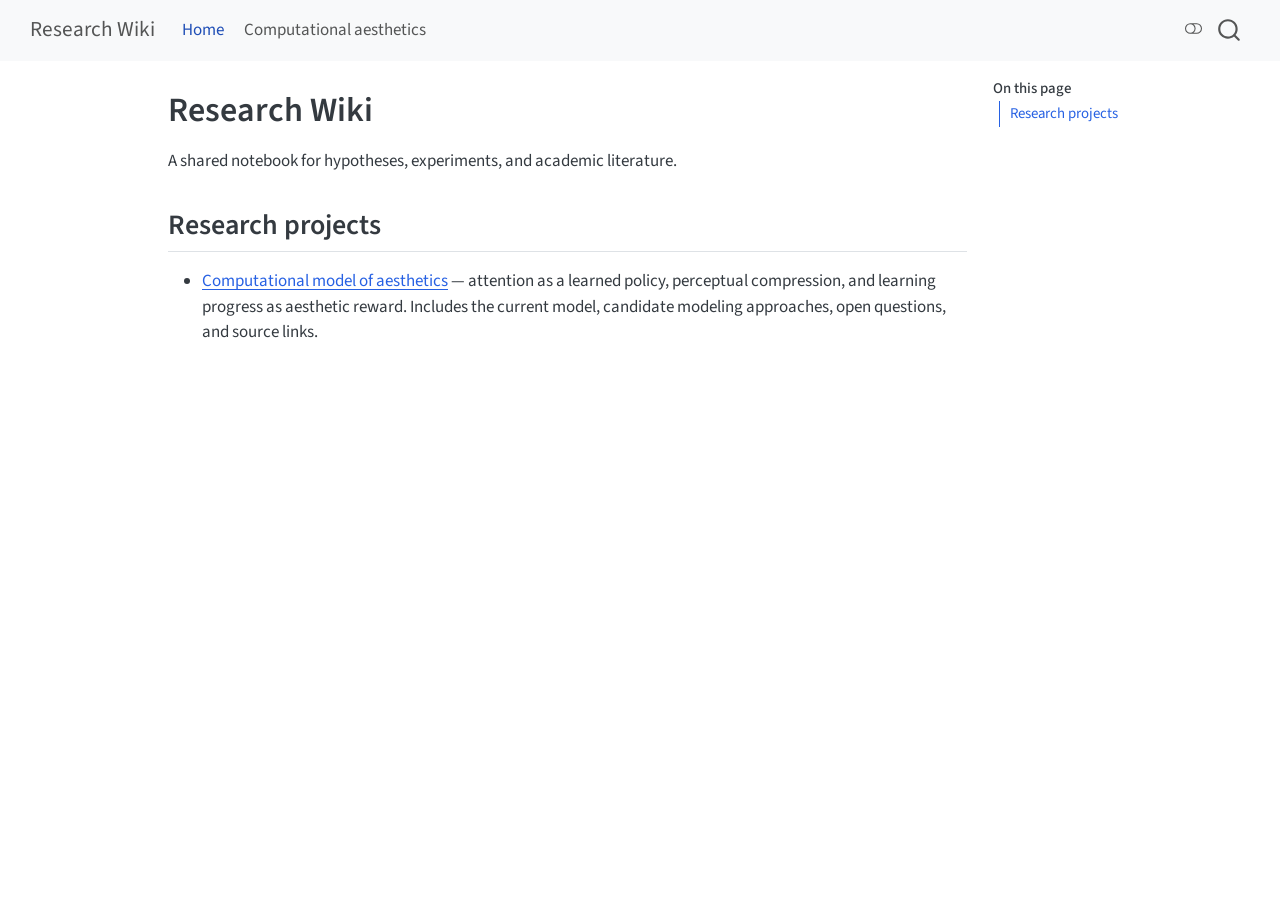
<file: index.html>
<!DOCTYPE html>
<html xmlns="http://www.w3.org/1999/xhtml" lang="en" xml:lang="en"><head>

<meta charset="utf-8">
<meta name="generator" content="quarto-1.10.19">

<meta name="viewport" content="width=device-width, initial-scale=1.0, user-scalable=yes">


<title>Research Wiki</title>
<style>
/* Default styles provided by pandoc.
** See https://pandoc.org/MANUAL.html#variables-for-html for config info.
*/
span.smallcaps{font-variant: small-caps;}
div.columns{display: flex; gap: 1.5em;}
div.column{flex: auto;}
@media screen {
div.columns{gap: min(4vw, 1.5em);}
div.column{overflow-x: auto;}
}
div.hanging-indent{margin-left: 1.5em; text-indent: -1.5em;}
ul.task-list{list-style: none;}
ul.task-list li input[type="checkbox"] {
  width: 0.8em;
  margin: 0 0.8em 0.2em -1em; /* quarto-specific, see https://github.com/quarto-dev/quarto-cli/issues/4556 */ 
  vertical-align: middle;
}
</style>


<script src="site_libs/quarto-nav/quarto-nav.js"></script>
<script src="site_libs/quarto-nav/headroom.min.js"></script>
<script src="site_libs/clipboard/clipboard.min.js"></script>
<script src="site_libs/quarto-search/autocomplete.umd.js"></script>
<script src="site_libs/quarto-search/fuse.min.js"></script>
<script src="site_libs/quarto-search/quarto-search.js"></script>
<meta name="quarto:offset" content="./">
<script src="site_libs/quarto-html/quarto.js" type="module"></script>
<script src="site_libs/quarto-html/tabsets/tabsets.js" type="module"></script>
<script src="site_libs/quarto-html/popper.min.js"></script>
<script src="site_libs/quarto-html/tippy.umd.min.js"></script>
<script src="site_libs/quarto-html/anchor.min.js"></script>
<link href="site_libs/quarto-html/tippy.css" rel="stylesheet">
<link href="site_libs/quarto-html/quarto-syntax-highlighting-bf27225e3a48a9273f3daa8f8e829971.css" rel="stylesheet" class="quarto-color-scheme" id="quarto-text-highlighting-styles">
<link href="site_libs/quarto-html/quarto-syntax-highlighting-dark-b626d73c4c936ccc3cb08be7d45d1df6.css" rel="stylesheet" class="quarto-color-scheme quarto-color-alternate" id="quarto-text-highlighting-styles">
<link href="site_libs/quarto-html/quarto-syntax-highlighting-bf27225e3a48a9273f3daa8f8e829971.css" rel="stylesheet" class="quarto-color-scheme-extra" id="quarto-text-highlighting-styles">
<script src="site_libs/bootstrap/bootstrap.min.js"></script>
<link href="site_libs/bootstrap/bootstrap-icons.css" rel="stylesheet">
<link href="site_libs/bootstrap/bootstrap-445b8638c3d06994fee0907d791121c4.min.css" rel="stylesheet" append-hash="true" class="quarto-color-scheme" id="quarto-bootstrap" data-mode="light">
<link href="site_libs/bootstrap/bootstrap-dark-df07115ad9f15e2ef3479c789e6873c8.min.css" rel="stylesheet" append-hash="true" class="quarto-color-scheme quarto-color-alternate" id="quarto-bootstrap" data-mode="dark">
<link href="site_libs/bootstrap/bootstrap-445b8638c3d06994fee0907d791121c4.min.css" rel="stylesheet" append-hash="true" class="quarto-color-scheme-extra" id="quarto-bootstrap" data-mode="light">
<script id="quarto-search-options" type="application/json">{
  "location": "navbar",
  "copy-button": false,
  "collapse-after": 3,
  "panel-placement": "end",
  "type": "overlay",
  "limit": 50,
  "keyboard-shortcut": [
    "f",
    "/",
    "s"
  ],
  "show-item-context": false,
  "language": {
    "search-no-results-text": "No results",
    "search-matching-documents-text": "matching documents",
    "search-copy-link-title": "Copy link to search",
    "search-hide-matches-text": "Hide additional matches",
    "search-more-match-text": "more match in this document",
    "search-more-matches-text": "more matches in this document",
    "search-clear-button-title": "Clear",
    "search-text-placeholder": "",
    "search-detached-cancel-button-title": "Cancel",
    "search-submit-button-title": "Submit",
    "search-label": "Search"
  }
}</script>


</head>

<body class="nav-fixed quarto-light"><script id="quarto-html-before-body" type="application/javascript">
    const toggleBodyColorMode = (bsSheetEl) => {
      const mode = bsSheetEl.getAttribute("data-mode");
      const bodyEl = window.document.querySelector("body");
      if (mode === "dark") {
        bodyEl.classList.add("quarto-dark");
        bodyEl.classList.remove("quarto-light");
      } else {
        bodyEl.classList.add("quarto-light");
        bodyEl.classList.remove("quarto-dark");
      }
    }
    const toggleBodyColorPrimary = () => {
      const bsSheetEl = window.document.querySelector("link#quarto-bootstrap:not([rel=disabled-stylesheet])");
      if (bsSheetEl) {
        toggleBodyColorMode(bsSheetEl);
      }
    }
    const setColorSchemeToggle = (alternate) => {
      const toggles = window.document.querySelectorAll('.quarto-color-scheme-toggle');
      for (let i=0; i < toggles.length; i++) {
        const toggle = toggles[i];
        if (toggle) {
          if (alternate) {
            toggle.classList.add("alternate");
          } else {
            toggle.classList.remove("alternate");
          }
        }
      }
    };
    const toggleColorMode = (alternate) => {
      // Switch the stylesheets
      const primaryStylesheets = window.document.querySelectorAll('link.quarto-color-scheme:not(.quarto-color-alternate)');
      const alternateStylesheets = window.document.querySelectorAll('link.quarto-color-scheme.quarto-color-alternate');
      manageTransitions('#quarto-margin-sidebar .nav-link', false);
      if (alternate) {
        // note: dark is layered on light, we don't disable primary!
        enableStylesheet(alternateStylesheets);
        for (const sheetNode of alternateStylesheets) {
          if (sheetNode.id === "quarto-bootstrap") {
            toggleBodyColorMode(sheetNode);
          }
        }
      } else {
        disableStylesheet(alternateStylesheets);
        enableStylesheet(primaryStylesheets)
        toggleBodyColorPrimary();
      }
      manageTransitions('#quarto-margin-sidebar .nav-link', true);
      // Switch the toggles
      setColorSchemeToggle(alternate)
      // Hack to workaround the fact that safari doesn't
      // properly recolor the scrollbar when toggling (#1455)
      if (navigator.userAgent.indexOf('Safari') > 0 && navigator.userAgent.indexOf('Chrome') == -1) {
        manageTransitions("body", false);
        window.scrollTo(0, 1);
        setTimeout(() => {
          window.scrollTo(0, 0);
          manageTransitions("body", true);
        }, 40);
      }
    }
    const disableStylesheet = (stylesheets) => {
      for (let i=0; i < stylesheets.length; i++) {
        const stylesheet = stylesheets[i];
        stylesheet.rel = 'disabled-stylesheet';
      }
    }
    const enableStylesheet = (stylesheets) => {
      for (let i=0; i < stylesheets.length; i++) {
        const stylesheet = stylesheets[i];
        if(stylesheet.rel !== 'stylesheet') { // for Chrome, which will still FOUC without this check
          stylesheet.rel = 'stylesheet';
        }
      }
    }
    const manageTransitions = (selector, allowTransitions) => {
      const els = window.document.querySelectorAll(selector);
      for (let i=0; i < els.length; i++) {
        const el = els[i];
        if (allowTransitions) {
          el.classList.remove('notransition');
        } else {
          el.classList.add('notransition');
        }
      }
    }
    const isFileUrl = () => {
      return window.location.protocol === 'file:';
    }
    const hasAlternateSentinel = () => {
      let styleSentinel = getColorSchemeSentinel();
      if (styleSentinel !== null) {
        return styleSentinel === "alternate";
      } else {
        return false;
      }
    }
    const setStyleSentinel = (alternate) => {
      const value = alternate ? "alternate" : "default";
      if (!isFileUrl()) {
        window.localStorage.setItem("quarto-color-scheme", value);
      } else {
        localAlternateSentinel = value;
      }
    }
    const getColorSchemeSentinel = () => {
      if (!isFileUrl()) {
        const storageValue = window.localStorage.getItem("quarto-color-scheme");
        return storageValue != null ? storageValue : localAlternateSentinel;
      } else {
        return localAlternateSentinel;
      }
    }
    const toggleGiscusIfUsed = (isAlternate, darkModeDefault) => {
      const baseTheme = document.querySelector('#giscus-base-theme')?.value ?? 'light';
      const alternateTheme = document.querySelector('#giscus-alt-theme')?.value ?? 'dark';
      let newTheme = '';
      if(authorPrefersDark) {
        newTheme = isAlternate ? baseTheme : alternateTheme;
      } else {
        newTheme = isAlternate ? alternateTheme : baseTheme;
      }
      const changeGiscusTheme = () => {
        // From: https://github.com/giscus/giscus/issues/336
        const sendMessage = (message) => {
          const iframe = document.querySelector('iframe.giscus-frame');
          if (!iframe) return;
          iframe.contentWindow.postMessage({ giscus: message }, 'https://giscus.app');
        }
        sendMessage({
          setConfig: {
            theme: newTheme
          }
        });
      }
      const isGiscussLoaded = window.document.querySelector('iframe.giscus-frame') !== null;
      if (isGiscussLoaded) {
        changeGiscusTheme();
      }
    };
    const authorPrefersDark = false;
    const queryPrefersDark = window.matchMedia('(prefers-color-scheme: dark)');
    const darkModeDefault = queryPrefersDark.matches;
      document.querySelector('link#quarto-text-highlighting-styles.quarto-color-scheme-extra').rel = 'disabled-stylesheet';
      document.querySelector('link#quarto-bootstrap.quarto-color-scheme-extra').rel = 'disabled-stylesheet';
    let localAlternateSentinel = darkModeDefault ? 'alternate' : 'default';
    // Dark / light mode switch
    window.quartoToggleColorScheme = () => {
      // Read the current dark / light value
      let toAlternate = !hasAlternateSentinel();
      toggleColorMode(toAlternate);
      setStyleSentinel(toAlternate);
      toggleGiscusIfUsed(toAlternate, darkModeDefault);
      window.dispatchEvent(new Event('resize'));
    };
    queryPrefersDark.addEventListener("change", e => {
      if(window.localStorage.getItem("quarto-color-scheme") !== null)
        return;
      const alternate = e.matches
      toggleColorMode(alternate);
      localAlternateSentinel = e.matches ? 'alternate' : 'default'; // this is used alongside local storage!
      toggleGiscusIfUsed(alternate, darkModeDefault);
    });
    // Switch to dark mode if need be
    if (hasAlternateSentinel()) {
      toggleColorMode(true);
    } else {
      toggleColorMode(false);
    }
  </script>

<div id="quarto-search-results"></div>
  <header id="quarto-header" class="headroom fixed-top">
    <nav class="navbar navbar-expand-lg " data-bs-theme="dark">
      <div class="navbar-container container-fluid">
      <div class="navbar-brand-container mx-auto">
    <a class="navbar-brand" href="./index.html">
    <span class="navbar-title">Research Wiki</span>
    </a>
  </div>
            <div id="quarto-search" class="" title="Search"></div>
          <button class="navbar-toggler" type="button" data-bs-toggle="collapse" data-bs-target="#navbarCollapse" aria-controls="navbarCollapse" role="menu" aria-expanded="false" aria-label="Toggle navigation" onclick="if (window.quartoToggleHeadroom) { window.quartoToggleHeadroom(); }">
  <span class="navbar-toggler-icon"></span>
</button>
          <div class="collapse navbar-collapse" id="navbarCollapse">
            <ul class="navbar-nav navbar-nav-scroll me-auto">
  <li class="nav-item">
    <a class="nav-link active" href="./index.html" aria-current="page"> 
<span class="menu-text">Home</span></a>
  </li>  
  <li class="nav-item">
    <a class="nav-link" href="./computational-aesthetics.html"> 
<span class="menu-text">Computational aesthetics</span></a>
  </li>  
</ul>
          </div> <!-- /navcollapse -->
            <div class="quarto-navbar-tools">
  <a href="" class="quarto-color-scheme-toggle quarto-navigation-tool  px-1" onclick="window.quartoToggleColorScheme(); return false;" title="Toggle dark mode"><i class="bi"></i></a>
</div>
      </div> <!-- /container-fluid -->
    </nav>
</header>
<!-- content -->
<div id="quarto-content" class="quarto-container page-columns page-rows-contents page-layout-article page-navbar">
<!-- sidebar -->
<!-- margin-sidebar -->
    <div id="quarto-margin-sidebar" class="sidebar margin-sidebar">
        <nav id="TOC" role="doc-toc" class="toc-active">
    <h2 id="toc-title">On this page</h2>
   
  <ul>
  <li><a href="#research-projects" id="toc-research-projects" class="nav-link active" data-scroll-target="#research-projects">Research projects</a></li>
  </ul>
</nav>
    </div>
<!-- main -->
<main class="content" id="quarto-document-content">


<header id="title-block-header" class="quarto-title-block default">
<div class="quarto-title">
<h1 class="title">Research Wiki</h1>
</div>



<div class="quarto-title-meta">

    
  
    
  </div>
  


</header>


<p>A shared notebook for hypotheses, experiments, and academic literature.</p>
<section id="research-projects" class="level2">
<h2 class="anchored" data-anchor-id="research-projects">Research projects</h2>
<ul>
<li><a href="./computational-aesthetics.html">Computational model of aesthetics</a> — attention as a learned policy, perceptual compression, and learning progress as aesthetic reward. Includes the current model, candidate modeling approaches, open questions, and source links.</li>
</ul>


</section>

</main> <!-- /main -->
<script id="quarto-html-after-body" type="application/javascript">
  window.document.addEventListener("DOMContentLoaded", function (event) {
    // Ensure there is a toggle, if there isn't float one in the top right
    if (window.document.querySelector('.quarto-color-scheme-toggle') === null) {
      const a = window.document.createElement('a');
      a.classList.add('top-right');
      a.classList.add('quarto-color-scheme-toggle');
      a.href = "";
      a.onclick = function() { try { window.quartoToggleColorScheme(); } catch {} return false; };
      const i = window.document.createElement("i");
      i.classList.add('bi');
      a.appendChild(i);
      window.document.body.appendChild(a);
    }
    setColorSchemeToggle(hasAlternateSentinel())
    const icon = "";
    const anchorJS = new window.AnchorJS();
    anchorJS.options = {
      placement: 'right',
      icon: icon
    };
    anchorJS.add('.anchored');
    const isCodeAnnotation = (el) => {
      for (const clz of el.classList) {
        if (clz.startsWith('code-annotation-')) {                     
          return true;
        }
      }
      return false;
    }
    const onCopySuccess = function(e) {
      // button target
      const button = e.trigger;
      // don't keep focus
      button.blur();
      // flash "checked"
      button.classList.add('code-copy-button-checked');
      var currentTitle = button.getAttribute("title");
      button.setAttribute("title", "Copied!");
      let tooltip;
      if (window.bootstrap) {
        button.setAttribute("data-bs-toggle", "tooltip");
        button.setAttribute("data-bs-placement", "left");
        button.setAttribute("data-bs-title", "Copied!");
        tooltip = new bootstrap.Tooltip(button, 
          { trigger: "manual", 
            customClass: "code-copy-button-tooltip",
            offset: [0, -8]});
        tooltip.show();    
      }
      setTimeout(function() {
        if (tooltip) {
          tooltip.hide();
          button.removeAttribute("data-bs-title");
          button.removeAttribute("data-bs-toggle");
          button.removeAttribute("data-bs-placement");
        }
        button.setAttribute("title", currentTitle);
        button.classList.remove('code-copy-button-checked');
      }, 1000);
      // clear code selection
      e.clearSelection();
    }
    const getTextToCopy = function(trigger) {
      const outerScaffold = trigger.parentElement.cloneNode(true);
      const codeEl = outerScaffold.querySelector('code');
      for (const childEl of codeEl.children) {
        if (isCodeAnnotation(childEl)) {
          childEl.remove();
        }
      }
      return codeEl.innerText;
    }
    const clipboard = new window.ClipboardJS('.code-copy-button:not([data-in-quarto-modal])', {
      text: getTextToCopy
    });
    clipboard.on('success', onCopySuccess);
    if (window.document.getElementById('quarto-embedded-source-code-modal')) {
      const clipboardModal = new window.ClipboardJS('.code-copy-button[data-in-quarto-modal]', {
        text: getTextToCopy,
        container: window.document.getElementById('quarto-embedded-source-code-modal')
      });
      clipboardModal.on('success', onCopySuccess);
    }
      var localhostRegex = new RegExp(/^(?:http|https):\/\/localhost\:?[0-9]*\//);
      var mailtoRegex = new RegExp(/^mailto:/);
        var filterRegex = new RegExp("https:\/\/mulfordlab\.exe\.xyz\/");
      var isInternal = (href) => {
          return filterRegex.test(href) || localhostRegex.test(href) || mailtoRegex.test(href);
      }
      // Inspect non-navigation links and adorn them if external
     var links = window.document.querySelectorAll('a[href]:not(.nav-link):not(.navbar-brand):not(.toc-action):not(.sidebar-link):not(.sidebar-item-toggle):not(.pagination-link):not(.no-external):not([aria-hidden]):not(.dropdown-item):not(.quarto-navigation-tool):not(.about-link)');
      for (var i=0; i<links.length; i++) {
        const link = links[i];
        if (!isInternal(link.href)) {
          // undo the damage that might have been done by quarto-nav.js in the case of
          // links that we want to consider external
          if (link.dataset.originalHref !== undefined) {
            link.href = link.dataset.originalHref;
          }
        }
      }
    function tippyHover(el, contentFn, onTriggerFn, onUntriggerFn) {
      const config = {
        allowHTML: true,
        maxWidth: 500,
        delay: 100,
        arrow: false,
        appendTo: function(el) {
            return el.parentElement;
        },
        interactive: true,
        interactiveBorder: 10,
        theme: 'quarto',
        placement: 'bottom-start',
      };
      if (contentFn) {
        config.content = contentFn;
      }
      if (onTriggerFn) {
        config.onTrigger = onTriggerFn;
      }
      if (onUntriggerFn) {
        config.onUntrigger = onUntriggerFn;
      }
      window.tippy(el, config); 
    }
    const noterefs = window.document.querySelectorAll('a[role="doc-noteref"]');
    for (var i=0; i<noterefs.length; i++) {
      const ref = noterefs[i];
      tippyHover(ref, function() {
        // use id or data attribute instead here
        let href = ref.getAttribute('data-footnote-href') || ref.getAttribute('href');
        try { href = new URL(href).hash; } catch {}
        const id = href.replace(/^#\/?/, "");
        const note = window.document.getElementById(id);
        if (note) {
          return note.innerHTML;
        } else {
          return "";
        }
      });
    }
    const xrefs = window.document.querySelectorAll('a.quarto-xref');
    const processXRef = (id, note) => {
      // Strip column container classes
      const stripColumnClz = (el) => {
        el.classList.remove("page-full", "page-columns");
        if (el.children) {
          for (const child of el.children) {
            stripColumnClz(child);
          }
        }
      }
      stripColumnClz(note)
      if (id === null || id.startsWith('sec-')) {
        // Special case sections, only their first couple elements
        const container = document.createElement("div");
        if (note.children && note.children.length > 2) {
          container.appendChild(note.children[0].cloneNode(true));
          for (let i = 1; i < note.children.length; i++) {
            const child = note.children[i];
            if (child.tagName === "P" && child.innerText === "") {
              continue;
            } else {
              container.appendChild(child.cloneNode(true));
              break;
            }
          }
          if (window.Quarto?.typesetMath) {
            window.Quarto.typesetMath(container);
          }
          return container.innerHTML
        } else {
          if (window.Quarto?.typesetMath) {
            window.Quarto.typesetMath(note);
          }
          return note.innerHTML;
        }
      } else {
        // Remove any anchor links if they are present
        const anchorLink = note.querySelector('a.anchorjs-link');
        if (anchorLink) {
          anchorLink.remove();
        }
        if (window.Quarto?.typesetMath) {
          window.Quarto.typesetMath(note);
        }
        if (note.classList.contains("callout")) {
          return note.outerHTML;
        } else {
          return note.innerHTML;
        }
      }
    }
    for (var i=0; i<xrefs.length; i++) {
      const xref = xrefs[i];
      tippyHover(xref, undefined, function(instance) {
        instance.disable();
        let url = xref.getAttribute('href');
        let hash = undefined; 
        if (url.startsWith('#')) {
          hash = url;
        } else {
          try { hash = new URL(url).hash; } catch {}
        }
        if (hash) {
          const id = hash.replace(/^#\/?/, "");
          const note = window.document.getElementById(id);
          if (note !== null) {
            try {
              const html = processXRef(id, note.cloneNode(true));
              instance.setContent(html);
            } finally {
              instance.enable();
              instance.show();
            }
          } else {
            // See if we can fetch this
            fetch(url.split('#')[0])
            .then(res => res.text())
            .then(html => {
              const parser = new DOMParser();
              const htmlDoc = parser.parseFromString(html, "text/html");
              const note = htmlDoc.getElementById(id);
              if (note !== null) {
                const html = processXRef(id, note);
                instance.setContent(html);
              } 
            }).finally(() => {
              instance.enable();
              instance.show();
            });
          }
        } else {
          // See if we can fetch a full url (with no hash to target)
          // This is a special case and we should probably do some content thinning / targeting
          fetch(url)
          .then(res => res.text())
          .then(html => {
            const parser = new DOMParser();
            const htmlDoc = parser.parseFromString(html, "text/html");
            const note = htmlDoc.querySelector('main.content');
            if (note !== null) {
              // This should only happen for chapter cross references
              // (since there is no id in the URL)
              // remove the first header
              if (note.children.length > 0 && note.children[0].tagName === "HEADER") {
                note.children[0].remove();
              }
              const html = processXRef(null, note);
              instance.setContent(html);
            } 
          }).finally(() => {
            instance.enable();
            instance.show();
          });
        }
      }, function(instance) {
      });
    }
        let selectedAnnoteEl;
        const selectorForAnnotation = ( cell, annotation) => {
          let cellAttr = 'data-code-cell="' + cell + '"';
          let lineAttr = 'data-code-annotation="' +  annotation + '"';
          const selector = 'span[' + cellAttr + '][' + lineAttr + ']';
          return selector;
        }
        const selectCodeLines = (annoteEl) => {
          const doc = window.document;
          const targetCell = annoteEl.getAttribute("data-target-cell");
          const targetAnnotation = annoteEl.getAttribute("data-target-annotation");
          const annoteSpan = window.document.querySelector(selectorForAnnotation(targetCell, targetAnnotation));
          const lines = annoteSpan.getAttribute("data-code-lines").split(",");
          const lineIds = lines.map((line) => {
            return targetCell + "-" + line;
          })
          let top = null;
          let height = null;
          let parent = null;
          if (lineIds.length > 0) {
              //compute the position of the single el (top and bottom and make a div)
              const el = window.document.getElementById(lineIds[0]);
              top = el.offsetTop;
              height = el.offsetHeight;
              parent = el.parentElement.parentElement;
            if (lineIds.length > 1) {
              const lastEl = window.document.getElementById(lineIds[lineIds.length - 1]);
              const bottom = lastEl.offsetTop + lastEl.offsetHeight;
              height = bottom - top;
            }
            if (top !== null && height !== null && parent !== null) {
              // cook up a div (if necessary) and position it 
              let div = window.document.getElementById("code-annotation-line-highlight");
              if (div === null) {
                div = window.document.createElement("div");
                div.setAttribute("id", "code-annotation-line-highlight");
                div.style.position = 'absolute';
                parent.appendChild(div);
              }
              div.style.top = top - 2 + "px";
              div.style.height = height + 4 + "px";
              div.style.left = 0;
              let gutterDiv = window.document.getElementById("code-annotation-line-highlight-gutter");
              if (gutterDiv === null) {
                gutterDiv = window.document.createElement("div");
                gutterDiv.setAttribute("id", "code-annotation-line-highlight-gutter");
                gutterDiv.style.position = 'absolute';
                const codeCell = window.document.getElementById(targetCell);
                const gutter = codeCell.querySelector('.code-annotation-gutter');
                gutter.appendChild(gutterDiv);
              }
              gutterDiv.style.top = top - 2 + "px";
              gutterDiv.style.height = height + 4 + "px";
            }
            selectedAnnoteEl = annoteEl;
          }
        };
        const unselectCodeLines = () => {
          const elementsIds = ["code-annotation-line-highlight", "code-annotation-line-highlight-gutter"];
          elementsIds.forEach((elId) => {
            const div = window.document.getElementById(elId);
            if (div) {
              div.remove();
            }
          });
          selectedAnnoteEl = undefined;
        };
          // Handle positioning of the toggle
      window.addEventListener(
        "resize",
        throttle(() => {
          elRect = undefined;
          if (selectedAnnoteEl) {
            selectCodeLines(selectedAnnoteEl);
          }
        }, 10)
      );
      function throttle(fn, ms) {
      let throttle = false;
      let timer;
        return (...args) => {
          if(!throttle) { // first call gets through
              fn.apply(this, args);
              throttle = true;
          } else { // all the others get throttled
              if(timer) clearTimeout(timer); // cancel #2
              timer = setTimeout(() => {
                fn.apply(this, args);
                timer = throttle = false;
              }, ms);
          }
        };
      }
        // Attach click handler to the DT
        const annoteDls = window.document.querySelectorAll('dt[data-target-cell]');
        for (const annoteDlNode of annoteDls) {
          annoteDlNode.addEventListener('click', (event) => {
            const clickedEl = event.target;
            if (clickedEl !== selectedAnnoteEl) {
              unselectCodeLines();
              const activeEl = window.document.querySelector('dt[data-target-cell].code-annotation-active');
              if (activeEl) {
                activeEl.classList.remove('code-annotation-active');
              }
              selectCodeLines(clickedEl);
              clickedEl.classList.add('code-annotation-active');
            } else {
              // Unselect the line
              unselectCodeLines();
              clickedEl.classList.remove('code-annotation-active');
            }
          });
        }
    const findCites = (el) => {
      const parentEl = el.parentElement;
      if (parentEl) {
        const cites = parentEl.dataset.cites;
        if (cites) {
          return {
            el,
            cites: cites.split(' ')
          };
        } else {
          return findCites(el.parentElement)
        }
      } else {
        return undefined;
      }
    };
    var bibliorefs = window.document.querySelectorAll('a[role="doc-biblioref"]');
    for (var i=0; i<bibliorefs.length; i++) {
      const ref = bibliorefs[i];
      const citeInfo = findCites(ref);
      if (citeInfo) {
        tippyHover(citeInfo.el, function() {
          var popup = window.document.createElement('div');
          citeInfo.cites.forEach(function(cite) {
            var citeDiv = window.document.createElement('div');
            citeDiv.classList.add('hanging-indent');
            citeDiv.classList.add('csl-entry');
            var biblioDiv = window.document.getElementById('ref-' + cite);
            if (biblioDiv) {
              citeDiv.innerHTML = biblioDiv.innerHTML;
            }
            popup.appendChild(citeDiv);
          });
          return popup.innerHTML;
        });
      }
    }
  });
  </script>
</div> <!-- /content -->




</body></html>
</file>
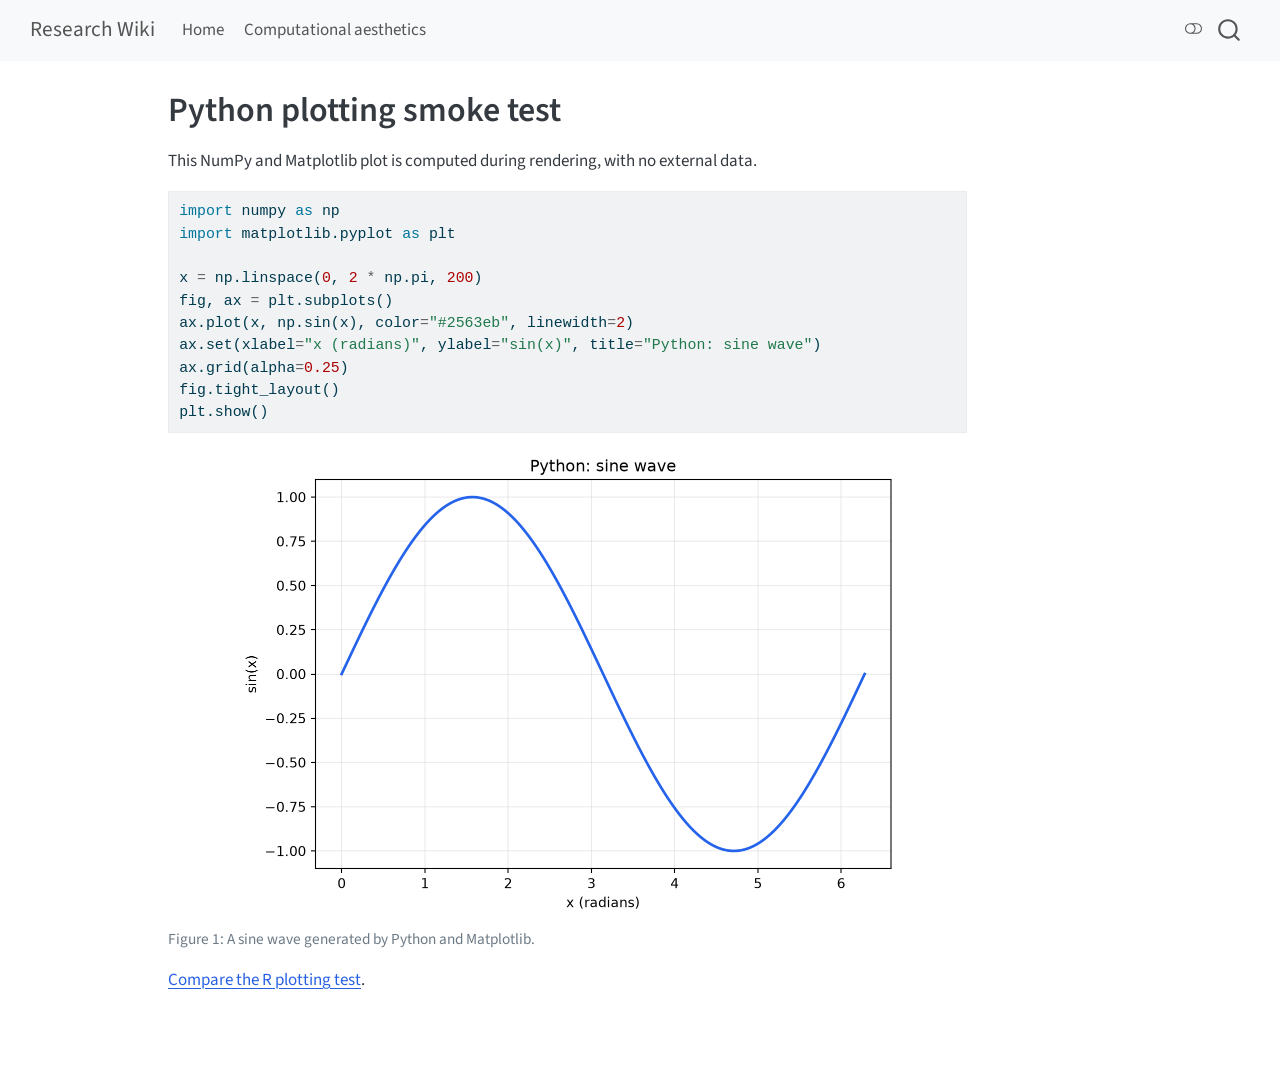
<file: python-plot.html>
<!DOCTYPE html>
<html xmlns="http://www.w3.org/1999/xhtml" lang="en" xml:lang="en"><head>

<meta charset="utf-8">
<meta name="generator" content="quarto-1.10.19">

<meta name="viewport" content="width=device-width, initial-scale=1.0, user-scalable=yes">


<title>Python plotting smoke test – Research Wiki</title>
<style>
/* Default styles provided by pandoc.
** See https://pandoc.org/MANUAL.html#variables-for-html for config info.
*/
span.smallcaps{font-variant: small-caps;}
div.columns{display: flex; gap: 1.5em;}
div.column{flex: auto;}
@media screen {
div.columns{gap: min(4vw, 1.5em);}
div.column{overflow-x: auto;}
}
div.hanging-indent{margin-left: 1.5em; text-indent: -1.5em;}
ul.task-list{list-style: none;}
ul.task-list li input[type="checkbox"] {
  width: 0.8em;
  margin: 0 0.8em 0.2em -1em; /* quarto-specific, see https://github.com/quarto-dev/quarto-cli/issues/4556 */ 
  vertical-align: middle;
}
/* CSS for syntax highlighting */
html { -webkit-text-size-adjust: 100%; }
pre > code.sourceCode { white-space: pre; position: relative; }
pre > code.sourceCode > span { display: inline-block; line-height: 1.25; }
pre > code.sourceCode > span:empty { height: 1.2em; }
.sourceCode { overflow: visible; }
code.sourceCode > span { color: inherit; text-decoration: inherit; }
div.sourceCode { margin: 1em 0; }
pre.sourceCode { margin: 0; }
@media screen {
div.sourceCode { overflow: auto; }
}
@media print {
pre > code.sourceCode { white-space: pre-wrap; }
pre > code.sourceCode > span { text-indent: -5em; padding-left: 5em; }
}
pre.numberSource code
  { counter-reset: source-line 0; }
pre.numberSource code > span
  { position: relative; left: -4em; counter-increment: source-line; }
pre.numberSource code > span > a:first-child::before
  { content: counter(source-line);
    position: relative; left: -1em; text-align: right; vertical-align: baseline;
    border: none; display: inline-block;
    -webkit-touch-callout: none; -webkit-user-select: none;
    -khtml-user-select: none; -moz-user-select: none;
    -ms-user-select: none; user-select: none;
    padding: 0 4px; width: 4em;
  }
pre.numberSource { margin-left: 3em;  padding-left: 4px; }
div.sourceCode
  {   }
@media screen {
pre > code.sourceCode > span > a:first-child::before { text-decoration: underline; }
}
</style>


<script src="site_libs/quarto-nav/quarto-nav.js"></script>
<script src="site_libs/quarto-nav/headroom.min.js"></script>
<script src="site_libs/clipboard/clipboard.min.js"></script>
<script src="site_libs/quarto-search/autocomplete.umd.js"></script>
<script src="site_libs/quarto-search/fuse.min.js"></script>
<script src="site_libs/quarto-search/quarto-search.js"></script>
<meta name="quarto:offset" content="./">
<script src="site_libs/quarto-html/quarto.js" type="module"></script>
<script src="site_libs/quarto-html/tabsets/tabsets.js" type="module"></script>
<script src="site_libs/quarto-html/popper.min.js"></script>
<script src="site_libs/quarto-html/tippy.umd.min.js"></script>
<script src="site_libs/quarto-html/anchor.min.js"></script>
<link href="site_libs/quarto-html/tippy.css" rel="stylesheet">
<link href="site_libs/quarto-html/quarto-syntax-highlighting-bf27225e3a48a9273f3daa8f8e829971.css" rel="stylesheet" class="quarto-color-scheme" id="quarto-text-highlighting-styles">
<link href="site_libs/quarto-html/quarto-syntax-highlighting-dark-b626d73c4c936ccc3cb08be7d45d1df6.css" rel="stylesheet" class="quarto-color-scheme quarto-color-alternate" id="quarto-text-highlighting-styles">
<link href="site_libs/quarto-html/quarto-syntax-highlighting-bf27225e3a48a9273f3daa8f8e829971.css" rel="stylesheet" class="quarto-color-scheme-extra" id="quarto-text-highlighting-styles">
<script src="site_libs/bootstrap/bootstrap.min.js"></script>
<link href="site_libs/bootstrap/bootstrap-icons.css" rel="stylesheet">
<link href="site_libs/bootstrap/bootstrap-445b8638c3d06994fee0907d791121c4.min.css" rel="stylesheet" append-hash="true" class="quarto-color-scheme" id="quarto-bootstrap" data-mode="light">
<link href="site_libs/bootstrap/bootstrap-dark-df07115ad9f15e2ef3479c789e6873c8.min.css" rel="stylesheet" append-hash="true" class="quarto-color-scheme quarto-color-alternate" id="quarto-bootstrap" data-mode="dark">
<link href="site_libs/bootstrap/bootstrap-445b8638c3d06994fee0907d791121c4.min.css" rel="stylesheet" append-hash="true" class="quarto-color-scheme-extra" id="quarto-bootstrap" data-mode="light">
<script id="quarto-search-options" type="application/json">{
  "location": "navbar",
  "copy-button": false,
  "collapse-after": 3,
  "panel-placement": "end",
  "type": "overlay",
  "limit": 50,
  "keyboard-shortcut": [
    "f",
    "/",
    "s"
  ],
  "show-item-context": false,
  "language": {
    "search-no-results-text": "No results",
    "search-matching-documents-text": "matching documents",
    "search-copy-link-title": "Copy link to search",
    "search-hide-matches-text": "Hide additional matches",
    "search-more-match-text": "more match in this document",
    "search-more-matches-text": "more matches in this document",
    "search-clear-button-title": "Clear",
    "search-text-placeholder": "",
    "search-detached-cancel-button-title": "Cancel",
    "search-submit-button-title": "Submit",
    "search-label": "Search"
  }
}</script>


</head>

<body class="nav-fixed quarto-light"><script id="quarto-html-before-body" type="application/javascript">
    const toggleBodyColorMode = (bsSheetEl) => {
      const mode = bsSheetEl.getAttribute("data-mode");
      const bodyEl = window.document.querySelector("body");
      if (mode === "dark") {
        bodyEl.classList.add("quarto-dark");
        bodyEl.classList.remove("quarto-light");
      } else {
        bodyEl.classList.add("quarto-light");
        bodyEl.classList.remove("quarto-dark");
      }
    }
    const toggleBodyColorPrimary = () => {
      const bsSheetEl = window.document.querySelector("link#quarto-bootstrap:not([rel=disabled-stylesheet])");
      if (bsSheetEl) {
        toggleBodyColorMode(bsSheetEl);
      }
    }
    const setColorSchemeToggle = (alternate) => {
      const toggles = window.document.querySelectorAll('.quarto-color-scheme-toggle');
      for (let i=0; i < toggles.length; i++) {
        const toggle = toggles[i];
        if (toggle) {
          if (alternate) {
            toggle.classList.add("alternate");
          } else {
            toggle.classList.remove("alternate");
          }
        }
      }
    };
    const toggleColorMode = (alternate) => {
      // Switch the stylesheets
      const primaryStylesheets = window.document.querySelectorAll('link.quarto-color-scheme:not(.quarto-color-alternate)');
      const alternateStylesheets = window.document.querySelectorAll('link.quarto-color-scheme.quarto-color-alternate');
      manageTransitions('#quarto-margin-sidebar .nav-link', false);
      if (alternate) {
        // note: dark is layered on light, we don't disable primary!
        enableStylesheet(alternateStylesheets);
        for (const sheetNode of alternateStylesheets) {
          if (sheetNode.id === "quarto-bootstrap") {
            toggleBodyColorMode(sheetNode);
          }
        }
      } else {
        disableStylesheet(alternateStylesheets);
        enableStylesheet(primaryStylesheets)
        toggleBodyColorPrimary();
      }
      manageTransitions('#quarto-margin-sidebar .nav-link', true);
      // Switch the toggles
      setColorSchemeToggle(alternate)
      // Hack to workaround the fact that safari doesn't
      // properly recolor the scrollbar when toggling (#1455)
      if (navigator.userAgent.indexOf('Safari') > 0 && navigator.userAgent.indexOf('Chrome') == -1) {
        manageTransitions("body", false);
        window.scrollTo(0, 1);
        setTimeout(() => {
          window.scrollTo(0, 0);
          manageTransitions("body", true);
        }, 40);
      }
    }
    const disableStylesheet = (stylesheets) => {
      for (let i=0; i < stylesheets.length; i++) {
        const stylesheet = stylesheets[i];
        stylesheet.rel = 'disabled-stylesheet';
      }
    }
    const enableStylesheet = (stylesheets) => {
      for (let i=0; i < stylesheets.length; i++) {
        const stylesheet = stylesheets[i];
        if(stylesheet.rel !== 'stylesheet') { // for Chrome, which will still FOUC without this check
          stylesheet.rel = 'stylesheet';
        }
      }
    }
    const manageTransitions = (selector, allowTransitions) => {
      const els = window.document.querySelectorAll(selector);
      for (let i=0; i < els.length; i++) {
        const el = els[i];
        if (allowTransitions) {
          el.classList.remove('notransition');
        } else {
          el.classList.add('notransition');
        }
      }
    }
    const isFileUrl = () => {
      return window.location.protocol === 'file:';
    }
    const hasAlternateSentinel = () => {
      let styleSentinel = getColorSchemeSentinel();
      if (styleSentinel !== null) {
        return styleSentinel === "alternate";
      } else {
        return false;
      }
    }
    const setStyleSentinel = (alternate) => {
      const value = alternate ? "alternate" : "default";
      if (!isFileUrl()) {
        window.localStorage.setItem("quarto-color-scheme", value);
      } else {
        localAlternateSentinel = value;
      }
    }
    const getColorSchemeSentinel = () => {
      if (!isFileUrl()) {
        const storageValue = window.localStorage.getItem("quarto-color-scheme");
        return storageValue != null ? storageValue : localAlternateSentinel;
      } else {
        return localAlternateSentinel;
      }
    }
    const toggleGiscusIfUsed = (isAlternate, darkModeDefault) => {
      const baseTheme = document.querySelector('#giscus-base-theme')?.value ?? 'light';
      const alternateTheme = document.querySelector('#giscus-alt-theme')?.value ?? 'dark';
      let newTheme = '';
      if(authorPrefersDark) {
        newTheme = isAlternate ? baseTheme : alternateTheme;
      } else {
        newTheme = isAlternate ? alternateTheme : baseTheme;
      }
      const changeGiscusTheme = () => {
        // From: https://github.com/giscus/giscus/issues/336
        const sendMessage = (message) => {
          const iframe = document.querySelector('iframe.giscus-frame');
          if (!iframe) return;
          iframe.contentWindow.postMessage({ giscus: message }, 'https://giscus.app');
        }
        sendMessage({
          setConfig: {
            theme: newTheme
          }
        });
      }
      const isGiscussLoaded = window.document.querySelector('iframe.giscus-frame') !== null;
      if (isGiscussLoaded) {
        changeGiscusTheme();
      }
    };
    const authorPrefersDark = false;
    const queryPrefersDark = window.matchMedia('(prefers-color-scheme: dark)');
    const darkModeDefault = queryPrefersDark.matches;
      document.querySelector('link#quarto-text-highlighting-styles.quarto-color-scheme-extra').rel = 'disabled-stylesheet';
      document.querySelector('link#quarto-bootstrap.quarto-color-scheme-extra').rel = 'disabled-stylesheet';
    let localAlternateSentinel = darkModeDefault ? 'alternate' : 'default';
    // Dark / light mode switch
    window.quartoToggleColorScheme = () => {
      // Read the current dark / light value
      let toAlternate = !hasAlternateSentinel();
      toggleColorMode(toAlternate);
      setStyleSentinel(toAlternate);
      toggleGiscusIfUsed(toAlternate, darkModeDefault);
      window.dispatchEvent(new Event('resize'));
    };
    queryPrefersDark.addEventListener("change", e => {
      if(window.localStorage.getItem("quarto-color-scheme") !== null)
        return;
      const alternate = e.matches
      toggleColorMode(alternate);
      localAlternateSentinel = e.matches ? 'alternate' : 'default'; // this is used alongside local storage!
      toggleGiscusIfUsed(alternate, darkModeDefault);
    });
    // Switch to dark mode if need be
    if (hasAlternateSentinel()) {
      toggleColorMode(true);
    } else {
      toggleColorMode(false);
    }
  </script>

<div id="quarto-search-results"></div>
  <header id="quarto-header" class="headroom fixed-top">
    <nav class="navbar navbar-expand-lg " data-bs-theme="dark">
      <div class="navbar-container container-fluid">
      <div class="navbar-brand-container mx-auto">
    <a class="navbar-brand" href="./index.html">
    <span class="navbar-title">Research Wiki</span>
    </a>
  </div>
            <div id="quarto-search" class="" title="Search"></div>
          <button class="navbar-toggler" type="button" data-bs-toggle="collapse" data-bs-target="#navbarCollapse" aria-controls="navbarCollapse" role="menu" aria-expanded="false" aria-label="Toggle navigation" onclick="if (window.quartoToggleHeadroom) { window.quartoToggleHeadroom(); }">
  <span class="navbar-toggler-icon"></span>
</button>
          <div class="collapse navbar-collapse" id="navbarCollapse">
            <ul class="navbar-nav navbar-nav-scroll me-auto">
  <li class="nav-item">
    <a class="nav-link" href="./index.html"> 
<span class="menu-text">Home</span></a>
  </li>  
  <li class="nav-item">
    <a class="nav-link" href="./computational-aesthetics.html"> 
<span class="menu-text">Computational aesthetics</span></a>
  </li>  
</ul>
          </div> <!-- /navcollapse -->
            <div class="quarto-navbar-tools">
  <a href="" class="quarto-color-scheme-toggle quarto-navigation-tool  px-1" onclick="window.quartoToggleColorScheme(); return false;" title="Toggle dark mode"><i class="bi"></i></a>
</div>
      </div> <!-- /container-fluid -->
    </nav>
</header>
<!-- content -->
<div id="quarto-content" class="quarto-container page-columns page-rows-contents page-layout-article page-navbar">
<!-- sidebar -->
<!-- margin-sidebar -->
    <div id="quarto-margin-sidebar" class="sidebar margin-sidebar zindex-bottom">
        
    </div>
<!-- main -->
<main class="content" id="quarto-document-content">


<header id="title-block-header" class="quarto-title-block default">
<div class="quarto-title">
<h1 class="title">Python plotting smoke test</h1>
</div>



<div class="quarto-title-meta">

    
  
    
  </div>
  


</header>


<p>This NumPy and Matplotlib plot is computed during rendering, with no external data.</p>
<div id="cell-fig-python-sine" class="cell" data-fig-height="4" data-fig-width="7" data-execution_count="1">
<div class="code-copy-outer-scaffold"><div class="sourceCode cell-code" id="cb1"><pre class="sourceCode python code-with-copy"><code class="sourceCode python"><span id="cb1-1"><a href="#cb1-1" aria-hidden="true" tabindex="-1"></a><span class="im">import</span> numpy <span class="im">as</span> np</span>
<span id="cb1-2"><a href="#cb1-2" aria-hidden="true" tabindex="-1"></a><span class="im">import</span> matplotlib.pyplot <span class="im">as</span> plt</span>
<span id="cb1-3"><a href="#cb1-3" aria-hidden="true" tabindex="-1"></a></span>
<span id="cb1-4"><a href="#cb1-4" aria-hidden="true" tabindex="-1"></a>x <span class="op">=</span> np.linspace(<span class="dv">0</span>, <span class="dv">2</span> <span class="op">*</span> np.pi, <span class="dv">200</span>)</span>
<span id="cb1-5"><a href="#cb1-5" aria-hidden="true" tabindex="-1"></a>fig, ax <span class="op">=</span> plt.subplots()</span>
<span id="cb1-6"><a href="#cb1-6" aria-hidden="true" tabindex="-1"></a>ax.plot(x, np.sin(x), color<span class="op">=</span><span class="st">"#2563eb"</span>, linewidth<span class="op">=</span><span class="dv">2</span>)</span>
<span id="cb1-7"><a href="#cb1-7" aria-hidden="true" tabindex="-1"></a>ax.<span class="bu">set</span>(xlabel<span class="op">=</span><span class="st">"x (radians)"</span>, ylabel<span class="op">=</span><span class="st">"sin(x)"</span>, title<span class="op">=</span><span class="st">"Python: sine wave"</span>)</span>
<span id="cb1-8"><a href="#cb1-8" aria-hidden="true" tabindex="-1"></a>ax.grid(alpha<span class="op">=</span><span class="fl">0.25</span>)</span>
<span id="cb1-9"><a href="#cb1-9" aria-hidden="true" tabindex="-1"></a>fig.tight_layout()</span>
<span id="cb1-10"><a href="#cb1-10" aria-hidden="true" tabindex="-1"></a>plt.show()</span></code></pre></div><button title="Copy to Clipboard" class="code-copy-button"><i class="bi"></i></button></div>
<div class="cell-output cell-output-display">
<div id="fig-python-sine" class="quarto-float quarto-figure quarto-figure-center anchored" alt="A blue sine wave over one full cycle from zero to two pi.">
<figure class="quarto-float quarto-float-fig figure">
<div aria-describedby="fig-python-sine-caption-0ceaefa1-69ba-4598-a22c-09a6ac19f8ca">
<img src="python-plot_files/figure-html/fig-python-sine-output-1.png" alt="A blue sine wave over one full cycle from zero to two pi." width="664" height="470" class="figure-img">
</div>
<figcaption class="quarto-float-caption-bottom quarto-float-caption quarto-float-fig" id="fig-python-sine-caption-0ceaefa1-69ba-4598-a22c-09a6ac19f8ca">
Figure&nbsp;1: A sine wave generated by Python and Matplotlib.
</figcaption>
</figure>
</div>
</div>
</div>
<p><a href="./r-plot.html">Compare the R plotting test</a>.</p>



</main> <!-- /main -->
<script id="quarto-html-after-body" type="application/javascript">
  window.document.addEventListener("DOMContentLoaded", function (event) {
    // Ensure there is a toggle, if there isn't float one in the top right
    if (window.document.querySelector('.quarto-color-scheme-toggle') === null) {
      const a = window.document.createElement('a');
      a.classList.add('top-right');
      a.classList.add('quarto-color-scheme-toggle');
      a.href = "";
      a.onclick = function() { try { window.quartoToggleColorScheme(); } catch {} return false; };
      const i = window.document.createElement("i");
      i.classList.add('bi');
      a.appendChild(i);
      window.document.body.appendChild(a);
    }
    setColorSchemeToggle(hasAlternateSentinel())
    const icon = "";
    const anchorJS = new window.AnchorJS();
    anchorJS.options = {
      placement: 'right',
      icon: icon
    };
    anchorJS.add('.anchored');
    const isCodeAnnotation = (el) => {
      for (const clz of el.classList) {
        if (clz.startsWith('code-annotation-')) {                     
          return true;
        }
      }
      return false;
    }
    const onCopySuccess = function(e) {
      // button target
      const button = e.trigger;
      // don't keep focus
      button.blur();
      // flash "checked"
      button.classList.add('code-copy-button-checked');
      var currentTitle = button.getAttribute("title");
      button.setAttribute("title", "Copied!");
      let tooltip;
      if (window.bootstrap) {
        button.setAttribute("data-bs-toggle", "tooltip");
        button.setAttribute("data-bs-placement", "left");
        button.setAttribute("data-bs-title", "Copied!");
        tooltip = new bootstrap.Tooltip(button, 
          { trigger: "manual", 
            customClass: "code-copy-button-tooltip",
            offset: [0, -8]});
        tooltip.show();    
      }
      setTimeout(function() {
        if (tooltip) {
          tooltip.hide();
          button.removeAttribute("data-bs-title");
          button.removeAttribute("data-bs-toggle");
          button.removeAttribute("data-bs-placement");
        }
        button.setAttribute("title", currentTitle);
        button.classList.remove('code-copy-button-checked');
      }, 1000);
      // clear code selection
      e.clearSelection();
    }
    const getTextToCopy = function(trigger) {
      const outerScaffold = trigger.parentElement.cloneNode(true);
      const codeEl = outerScaffold.querySelector('code');
      for (const childEl of codeEl.children) {
        if (isCodeAnnotation(childEl)) {
          childEl.remove();
        }
      }
      return codeEl.innerText;
    }
    const clipboard = new window.ClipboardJS('.code-copy-button:not([data-in-quarto-modal])', {
      text: getTextToCopy
    });
    clipboard.on('success', onCopySuccess);
    if (window.document.getElementById('quarto-embedded-source-code-modal')) {
      const clipboardModal = new window.ClipboardJS('.code-copy-button[data-in-quarto-modal]', {
        text: getTextToCopy,
        container: window.document.getElementById('quarto-embedded-source-code-modal')
      });
      clipboardModal.on('success', onCopySuccess);
    }
      var localhostRegex = new RegExp(/^(?:http|https):\/\/localhost\:?[0-9]*\//);
      var mailtoRegex = new RegExp(/^mailto:/);
        var filterRegex = new RegExp("https:\/\/mulfordlab\.exe\.xyz\/");
      var isInternal = (href) => {
          return filterRegex.test(href) || localhostRegex.test(href) || mailtoRegex.test(href);
      }
      // Inspect non-navigation links and adorn them if external
     var links = window.document.querySelectorAll('a[href]:not(.nav-link):not(.navbar-brand):not(.toc-action):not(.sidebar-link):not(.sidebar-item-toggle):not(.pagination-link):not(.no-external):not([aria-hidden]):not(.dropdown-item):not(.quarto-navigation-tool):not(.about-link)');
      for (var i=0; i<links.length; i++) {
        const link = links[i];
        if (!isInternal(link.href)) {
          // undo the damage that might have been done by quarto-nav.js in the case of
          // links that we want to consider external
          if (link.dataset.originalHref !== undefined) {
            link.href = link.dataset.originalHref;
          }
        }
      }
    function tippyHover(el, contentFn, onTriggerFn, onUntriggerFn) {
      const config = {
        allowHTML: true,
        maxWidth: 500,
        delay: 100,
        arrow: false,
        appendTo: function(el) {
            return el.parentElement;
        },
        interactive: true,
        interactiveBorder: 10,
        theme: 'quarto',
        placement: 'bottom-start',
      };
      if (contentFn) {
        config.content = contentFn;
      }
      if (onTriggerFn) {
        config.onTrigger = onTriggerFn;
      }
      if (onUntriggerFn) {
        config.onUntrigger = onUntriggerFn;
      }
      window.tippy(el, config); 
    }
    const noterefs = window.document.querySelectorAll('a[role="doc-noteref"]');
    for (var i=0; i<noterefs.length; i++) {
      const ref = noterefs[i];
      tippyHover(ref, function() {
        // use id or data attribute instead here
        let href = ref.getAttribute('data-footnote-href') || ref.getAttribute('href');
        try { href = new URL(href).hash; } catch {}
        const id = href.replace(/^#\/?/, "");
        const note = window.document.getElementById(id);
        if (note) {
          return note.innerHTML;
        } else {
          return "";
        }
      });
    }
    const xrefs = window.document.querySelectorAll('a.quarto-xref');
    const processXRef = (id, note) => {
      // Strip column container classes
      const stripColumnClz = (el) => {
        el.classList.remove("page-full", "page-columns");
        if (el.children) {
          for (const child of el.children) {
            stripColumnClz(child);
          }
        }
      }
      stripColumnClz(note)
      if (id === null || id.startsWith('sec-')) {
        // Special case sections, only their first couple elements
        const container = document.createElement("div");
        if (note.children && note.children.length > 2) {
          container.appendChild(note.children[0].cloneNode(true));
          for (let i = 1; i < note.children.length; i++) {
            const child = note.children[i];
            if (child.tagName === "P" && child.innerText === "") {
              continue;
            } else {
              container.appendChild(child.cloneNode(true));
              break;
            }
          }
          if (window.Quarto?.typesetMath) {
            window.Quarto.typesetMath(container);
          }
          return container.innerHTML
        } else {
          if (window.Quarto?.typesetMath) {
            window.Quarto.typesetMath(note);
          }
          return note.innerHTML;
        }
      } else {
        // Remove any anchor links if they are present
        const anchorLink = note.querySelector('a.anchorjs-link');
        if (anchorLink) {
          anchorLink.remove();
        }
        if (window.Quarto?.typesetMath) {
          window.Quarto.typesetMath(note);
        }
        if (note.classList.contains("callout")) {
          return note.outerHTML;
        } else {
          return note.innerHTML;
        }
      }
    }
    for (var i=0; i<xrefs.length; i++) {
      const xref = xrefs[i];
      tippyHover(xref, undefined, function(instance) {
        instance.disable();
        let url = xref.getAttribute('href');
        let hash = undefined; 
        if (url.startsWith('#')) {
          hash = url;
        } else {
          try { hash = new URL(url).hash; } catch {}
        }
        if (hash) {
          const id = hash.replace(/^#\/?/, "");
          const note = window.document.getElementById(id);
          if (note !== null) {
            try {
              const html = processXRef(id, note.cloneNode(true));
              instance.setContent(html);
            } finally {
              instance.enable();
              instance.show();
            }
          } else {
            // See if we can fetch this
            fetch(url.split('#')[0])
            .then(res => res.text())
            .then(html => {
              const parser = new DOMParser();
              const htmlDoc = parser.parseFromString(html, "text/html");
              const note = htmlDoc.getElementById(id);
              if (note !== null) {
                const html = processXRef(id, note);
                instance.setContent(html);
              } 
            }).finally(() => {
              instance.enable();
              instance.show();
            });
          }
        } else {
          // See if we can fetch a full url (with no hash to target)
          // This is a special case and we should probably do some content thinning / targeting
          fetch(url)
          .then(res => res.text())
          .then(html => {
            const parser = new DOMParser();
            const htmlDoc = parser.parseFromString(html, "text/html");
            const note = htmlDoc.querySelector('main.content');
            if (note !== null) {
              // This should only happen for chapter cross references
              // (since there is no id in the URL)
              // remove the first header
              if (note.children.length > 0 && note.children[0].tagName === "HEADER") {
                note.children[0].remove();
              }
              const html = processXRef(null, note);
              instance.setContent(html);
            } 
          }).finally(() => {
            instance.enable();
            instance.show();
          });
        }
      }, function(instance) {
      });
    }
        let selectedAnnoteEl;
        const selectorForAnnotation = ( cell, annotation) => {
          let cellAttr = 'data-code-cell="' + cell + '"';
          let lineAttr = 'data-code-annotation="' +  annotation + '"';
          const selector = 'span[' + cellAttr + '][' + lineAttr + ']';
          return selector;
        }
        const selectCodeLines = (annoteEl) => {
          const doc = window.document;
          const targetCell = annoteEl.getAttribute("data-target-cell");
          const targetAnnotation = annoteEl.getAttribute("data-target-annotation");
          const annoteSpan = window.document.querySelector(selectorForAnnotation(targetCell, targetAnnotation));
          const lines = annoteSpan.getAttribute("data-code-lines").split(",");
          const lineIds = lines.map((line) => {
            return targetCell + "-" + line;
          })
          let top = null;
          let height = null;
          let parent = null;
          if (lineIds.length > 0) {
              //compute the position of the single el (top and bottom and make a div)
              const el = window.document.getElementById(lineIds[0]);
              top = el.offsetTop;
              height = el.offsetHeight;
              parent = el.parentElement.parentElement;
            if (lineIds.length > 1) {
              const lastEl = window.document.getElementById(lineIds[lineIds.length - 1]);
              const bottom = lastEl.offsetTop + lastEl.offsetHeight;
              height = bottom - top;
            }
            if (top !== null && height !== null && parent !== null) {
              // cook up a div (if necessary) and position it 
              let div = window.document.getElementById("code-annotation-line-highlight");
              if (div === null) {
                div = window.document.createElement("div");
                div.setAttribute("id", "code-annotation-line-highlight");
                div.style.position = 'absolute';
                parent.appendChild(div);
              }
              div.style.top = top - 2 + "px";
              div.style.height = height + 4 + "px";
              div.style.left = 0;
              let gutterDiv = window.document.getElementById("code-annotation-line-highlight-gutter");
              if (gutterDiv === null) {
                gutterDiv = window.document.createElement("div");
                gutterDiv.setAttribute("id", "code-annotation-line-highlight-gutter");
                gutterDiv.style.position = 'absolute';
                const codeCell = window.document.getElementById(targetCell);
                const gutter = codeCell.querySelector('.code-annotation-gutter');
                gutter.appendChild(gutterDiv);
              }
              gutterDiv.style.top = top - 2 + "px";
              gutterDiv.style.height = height + 4 + "px";
            }
            selectedAnnoteEl = annoteEl;
          }
        };
        const unselectCodeLines = () => {
          const elementsIds = ["code-annotation-line-highlight", "code-annotation-line-highlight-gutter"];
          elementsIds.forEach((elId) => {
            const div = window.document.getElementById(elId);
            if (div) {
              div.remove();
            }
          });
          selectedAnnoteEl = undefined;
        };
          // Handle positioning of the toggle
      window.addEventListener(
        "resize",
        throttle(() => {
          elRect = undefined;
          if (selectedAnnoteEl) {
            selectCodeLines(selectedAnnoteEl);
          }
        }, 10)
      );
      function throttle(fn, ms) {
      let throttle = false;
      let timer;
        return (...args) => {
          if(!throttle) { // first call gets through
              fn.apply(this, args);
              throttle = true;
          } else { // all the others get throttled
              if(timer) clearTimeout(timer); // cancel #2
              timer = setTimeout(() => {
                fn.apply(this, args);
                timer = throttle = false;
              }, ms);
          }
        };
      }
        // Attach click handler to the DT
        const annoteDls = window.document.querySelectorAll('dt[data-target-cell]');
        for (const annoteDlNode of annoteDls) {
          annoteDlNode.addEventListener('click', (event) => {
            const clickedEl = event.target;
            if (clickedEl !== selectedAnnoteEl) {
              unselectCodeLines();
              const activeEl = window.document.querySelector('dt[data-target-cell].code-annotation-active');
              if (activeEl) {
                activeEl.classList.remove('code-annotation-active');
              }
              selectCodeLines(clickedEl);
              clickedEl.classList.add('code-annotation-active');
            } else {
              // Unselect the line
              unselectCodeLines();
              clickedEl.classList.remove('code-annotation-active');
            }
          });
        }
    const findCites = (el) => {
      const parentEl = el.parentElement;
      if (parentEl) {
        const cites = parentEl.dataset.cites;
        if (cites) {
          return {
            el,
            cites: cites.split(' ')
          };
        } else {
          return findCites(el.parentElement)
        }
      } else {
        return undefined;
      }
    };
    var bibliorefs = window.document.querySelectorAll('a[role="doc-biblioref"]');
    for (var i=0; i<bibliorefs.length; i++) {
      const ref = bibliorefs[i];
      const citeInfo = findCites(ref);
      if (citeInfo) {
        tippyHover(citeInfo.el, function() {
          var popup = window.document.createElement('div');
          citeInfo.cites.forEach(function(cite) {
            var citeDiv = window.document.createElement('div');
            citeDiv.classList.add('hanging-indent');
            citeDiv.classList.add('csl-entry');
            var biblioDiv = window.document.getElementById('ref-' + cite);
            if (biblioDiv) {
              citeDiv.innerHTML = biblioDiv.innerHTML;
            }
            popup.appendChild(citeDiv);
          });
          return popup.innerHTML;
        });
      }
    }
  });
  </script>
</div> <!-- /content -->




</body></html>
</file>
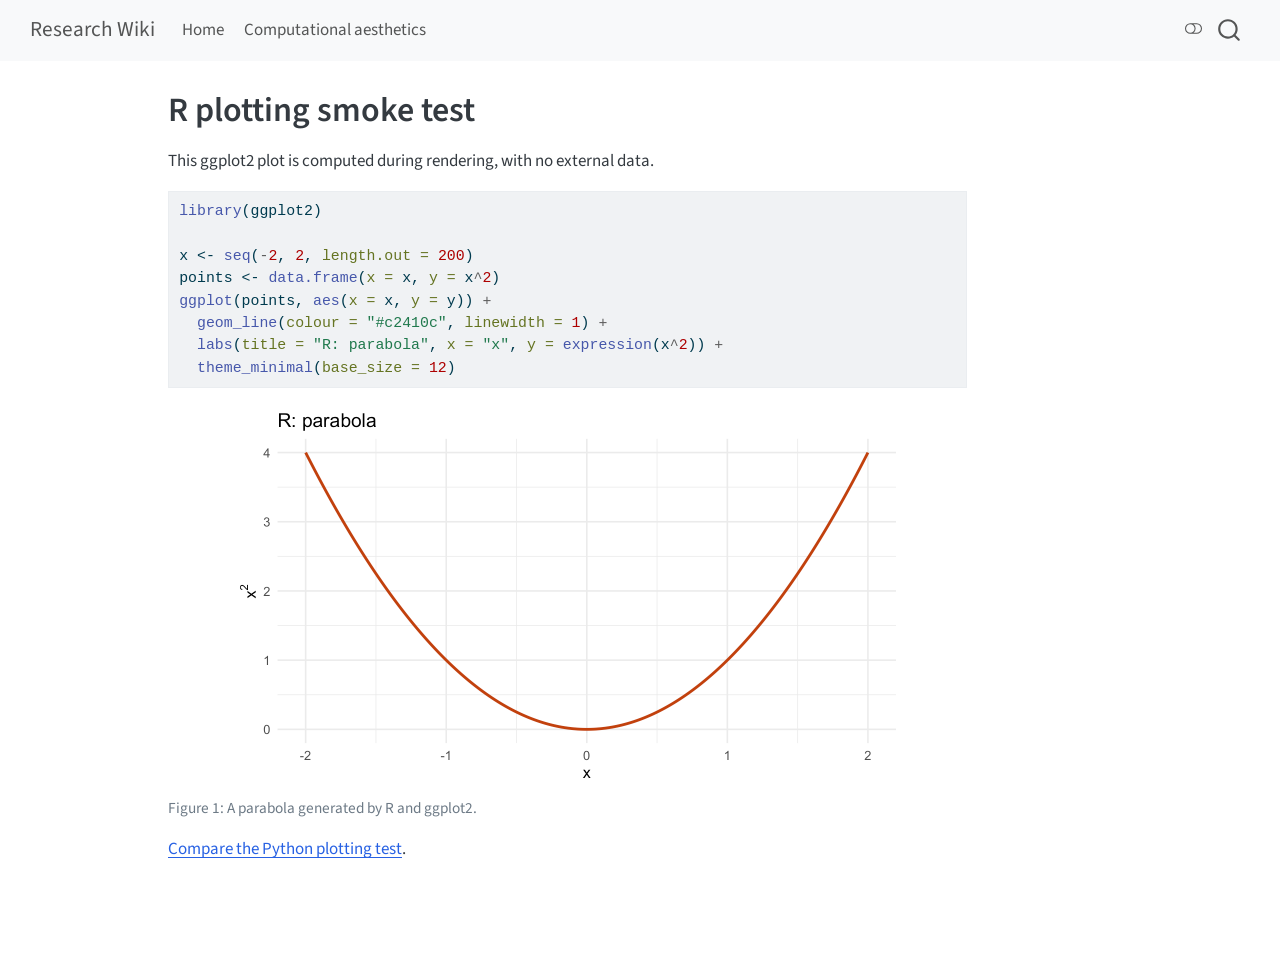
<file: r-plot.html>
<!DOCTYPE html>
<html xmlns="http://www.w3.org/1999/xhtml" lang="en" xml:lang="en"><head>

<meta charset="utf-8">
<meta name="generator" content="quarto-1.10.19">

<meta name="viewport" content="width=device-width, initial-scale=1.0, user-scalable=yes">


<title>R plotting smoke test – Research Wiki</title>
<style>
/* Default styles provided by pandoc.
** See https://pandoc.org/MANUAL.html#variables-for-html for config info.
*/
span.smallcaps{font-variant: small-caps;}
div.columns{display: flex; gap: 1.5em;}
div.column{flex: auto;}
@media screen {
div.columns{gap: min(4vw, 1.5em);}
div.column{overflow-x: auto;}
}
div.hanging-indent{margin-left: 1.5em; text-indent: -1.5em;}
ul.task-list{list-style: none;}
ul.task-list li input[type="checkbox"] {
  width: 0.8em;
  margin: 0 0.8em 0.2em -1em; /* quarto-specific, see https://github.com/quarto-dev/quarto-cli/issues/4556 */ 
  vertical-align: middle;
}
/* CSS for syntax highlighting */
html { -webkit-text-size-adjust: 100%; }
pre > code.sourceCode { white-space: pre; position: relative; }
pre > code.sourceCode > span { display: inline-block; line-height: 1.25; }
pre > code.sourceCode > span:empty { height: 1.2em; }
.sourceCode { overflow: visible; }
code.sourceCode > span { color: inherit; text-decoration: inherit; }
div.sourceCode { margin: 1em 0; }
pre.sourceCode { margin: 0; }
@media screen {
div.sourceCode { overflow: auto; }
}
@media print {
pre > code.sourceCode { white-space: pre-wrap; }
pre > code.sourceCode > span { text-indent: -5em; padding-left: 5em; }
}
pre.numberSource code
  { counter-reset: source-line 0; }
pre.numberSource code > span
  { position: relative; left: -4em; counter-increment: source-line; }
pre.numberSource code > span > a:first-child::before
  { content: counter(source-line);
    position: relative; left: -1em; text-align: right; vertical-align: baseline;
    border: none; display: inline-block;
    -webkit-touch-callout: none; -webkit-user-select: none;
    -khtml-user-select: none; -moz-user-select: none;
    -ms-user-select: none; user-select: none;
    padding: 0 4px; width: 4em;
  }
pre.numberSource { margin-left: 3em;  padding-left: 4px; }
div.sourceCode
  {   }
@media screen {
pre > code.sourceCode > span > a:first-child::before { text-decoration: underline; }
}
</style>


<script src="site_libs/quarto-nav/quarto-nav.js"></script>
<script src="site_libs/quarto-nav/headroom.min.js"></script>
<script src="site_libs/clipboard/clipboard.min.js"></script>
<script src="site_libs/quarto-search/autocomplete.umd.js"></script>
<script src="site_libs/quarto-search/fuse.min.js"></script>
<script src="site_libs/quarto-search/quarto-search.js"></script>
<meta name="quarto:offset" content="./">
<script src="site_libs/quarto-html/quarto.js" type="module"></script>
<script src="site_libs/quarto-html/tabsets/tabsets.js" type="module"></script>
<script src="site_libs/quarto-html/popper.min.js"></script>
<script src="site_libs/quarto-html/tippy.umd.min.js"></script>
<script src="site_libs/quarto-html/anchor.min.js"></script>
<link href="site_libs/quarto-html/tippy.css" rel="stylesheet">
<link href="site_libs/quarto-html/quarto-syntax-highlighting-bf27225e3a48a9273f3daa8f8e829971.css" rel="stylesheet" class="quarto-color-scheme" id="quarto-text-highlighting-styles">
<link href="site_libs/quarto-html/quarto-syntax-highlighting-dark-b626d73c4c936ccc3cb08be7d45d1df6.css" rel="stylesheet" class="quarto-color-scheme quarto-color-alternate" id="quarto-text-highlighting-styles">
<link href="site_libs/quarto-html/quarto-syntax-highlighting-bf27225e3a48a9273f3daa8f8e829971.css" rel="stylesheet" class="quarto-color-scheme-extra" id="quarto-text-highlighting-styles">
<script src="site_libs/bootstrap/bootstrap.min.js"></script>
<link href="site_libs/bootstrap/bootstrap-icons.css" rel="stylesheet">
<link href="site_libs/bootstrap/bootstrap-445b8638c3d06994fee0907d791121c4.min.css" rel="stylesheet" append-hash="true" class="quarto-color-scheme" id="quarto-bootstrap" data-mode="light">
<link href="site_libs/bootstrap/bootstrap-dark-df07115ad9f15e2ef3479c789e6873c8.min.css" rel="stylesheet" append-hash="true" class="quarto-color-scheme quarto-color-alternate" id="quarto-bootstrap" data-mode="dark">
<link href="site_libs/bootstrap/bootstrap-445b8638c3d06994fee0907d791121c4.min.css" rel="stylesheet" append-hash="true" class="quarto-color-scheme-extra" id="quarto-bootstrap" data-mode="light">
<script id="quarto-search-options" type="application/json">{
  "location": "navbar",
  "copy-button": false,
  "collapse-after": 3,
  "panel-placement": "end",
  "type": "overlay",
  "limit": 50,
  "keyboard-shortcut": [
    "f",
    "/",
    "s"
  ],
  "show-item-context": false,
  "language": {
    "search-no-results-text": "No results",
    "search-matching-documents-text": "matching documents",
    "search-copy-link-title": "Copy link to search",
    "search-hide-matches-text": "Hide additional matches",
    "search-more-match-text": "more match in this document",
    "search-more-matches-text": "more matches in this document",
    "search-clear-button-title": "Clear",
    "search-text-placeholder": "",
    "search-detached-cancel-button-title": "Cancel",
    "search-submit-button-title": "Submit",
    "search-label": "Search"
  }
}</script>


</head>

<body class="nav-fixed quarto-light"><script id="quarto-html-before-body" type="application/javascript">
    const toggleBodyColorMode = (bsSheetEl) => {
      const mode = bsSheetEl.getAttribute("data-mode");
      const bodyEl = window.document.querySelector("body");
      if (mode === "dark") {
        bodyEl.classList.add("quarto-dark");
        bodyEl.classList.remove("quarto-light");
      } else {
        bodyEl.classList.add("quarto-light");
        bodyEl.classList.remove("quarto-dark");
      }
    }
    const toggleBodyColorPrimary = () => {
      const bsSheetEl = window.document.querySelector("link#quarto-bootstrap:not([rel=disabled-stylesheet])");
      if (bsSheetEl) {
        toggleBodyColorMode(bsSheetEl);
      }
    }
    const setColorSchemeToggle = (alternate) => {
      const toggles = window.document.querySelectorAll('.quarto-color-scheme-toggle');
      for (let i=0; i < toggles.length; i++) {
        const toggle = toggles[i];
        if (toggle) {
          if (alternate) {
            toggle.classList.add("alternate");
          } else {
            toggle.classList.remove("alternate");
          }
        }
      }
    };
    const toggleColorMode = (alternate) => {
      // Switch the stylesheets
      const primaryStylesheets = window.document.querySelectorAll('link.quarto-color-scheme:not(.quarto-color-alternate)');
      const alternateStylesheets = window.document.querySelectorAll('link.quarto-color-scheme.quarto-color-alternate');
      manageTransitions('#quarto-margin-sidebar .nav-link', false);
      if (alternate) {
        // note: dark is layered on light, we don't disable primary!
        enableStylesheet(alternateStylesheets);
        for (const sheetNode of alternateStylesheets) {
          if (sheetNode.id === "quarto-bootstrap") {
            toggleBodyColorMode(sheetNode);
          }
        }
      } else {
        disableStylesheet(alternateStylesheets);
        enableStylesheet(primaryStylesheets)
        toggleBodyColorPrimary();
      }
      manageTransitions('#quarto-margin-sidebar .nav-link', true);
      // Switch the toggles
      setColorSchemeToggle(alternate)
      // Hack to workaround the fact that safari doesn't
      // properly recolor the scrollbar when toggling (#1455)
      if (navigator.userAgent.indexOf('Safari') > 0 && navigator.userAgent.indexOf('Chrome') == -1) {
        manageTransitions("body", false);
        window.scrollTo(0, 1);
        setTimeout(() => {
          window.scrollTo(0, 0);
          manageTransitions("body", true);
        }, 40);
      }
    }
    const disableStylesheet = (stylesheets) => {
      for (let i=0; i < stylesheets.length; i++) {
        const stylesheet = stylesheets[i];
        stylesheet.rel = 'disabled-stylesheet';
      }
    }
    const enableStylesheet = (stylesheets) => {
      for (let i=0; i < stylesheets.length; i++) {
        const stylesheet = stylesheets[i];
        if(stylesheet.rel !== 'stylesheet') { // for Chrome, which will still FOUC without this check
          stylesheet.rel = 'stylesheet';
        }
      }
    }
    const manageTransitions = (selector, allowTransitions) => {
      const els = window.document.querySelectorAll(selector);
      for (let i=0; i < els.length; i++) {
        const el = els[i];
        if (allowTransitions) {
          el.classList.remove('notransition');
        } else {
          el.classList.add('notransition');
        }
      }
    }
    const isFileUrl = () => {
      return window.location.protocol === 'file:';
    }
    const hasAlternateSentinel = () => {
      let styleSentinel = getColorSchemeSentinel();
      if (styleSentinel !== null) {
        return styleSentinel === "alternate";
      } else {
        return false;
      }
    }
    const setStyleSentinel = (alternate) => {
      const value = alternate ? "alternate" : "default";
      if (!isFileUrl()) {
        window.localStorage.setItem("quarto-color-scheme", value);
      } else {
        localAlternateSentinel = value;
      }
    }
    const getColorSchemeSentinel = () => {
      if (!isFileUrl()) {
        const storageValue = window.localStorage.getItem("quarto-color-scheme");
        return storageValue != null ? storageValue : localAlternateSentinel;
      } else {
        return localAlternateSentinel;
      }
    }
    const toggleGiscusIfUsed = (isAlternate, darkModeDefault) => {
      const baseTheme = document.querySelector('#giscus-base-theme')?.value ?? 'light';
      const alternateTheme = document.querySelector('#giscus-alt-theme')?.value ?? 'dark';
      let newTheme = '';
      if(authorPrefersDark) {
        newTheme = isAlternate ? baseTheme : alternateTheme;
      } else {
        newTheme = isAlternate ? alternateTheme : baseTheme;
      }
      const changeGiscusTheme = () => {
        // From: https://github.com/giscus/giscus/issues/336
        const sendMessage = (message) => {
          const iframe = document.querySelector('iframe.giscus-frame');
          if (!iframe) return;
          iframe.contentWindow.postMessage({ giscus: message }, 'https://giscus.app');
        }
        sendMessage({
          setConfig: {
            theme: newTheme
          }
        });
      }
      const isGiscussLoaded = window.document.querySelector('iframe.giscus-frame') !== null;
      if (isGiscussLoaded) {
        changeGiscusTheme();
      }
    };
    const authorPrefersDark = false;
    const queryPrefersDark = window.matchMedia('(prefers-color-scheme: dark)');
    const darkModeDefault = queryPrefersDark.matches;
      document.querySelector('link#quarto-text-highlighting-styles.quarto-color-scheme-extra').rel = 'disabled-stylesheet';
      document.querySelector('link#quarto-bootstrap.quarto-color-scheme-extra').rel = 'disabled-stylesheet';
    let localAlternateSentinel = darkModeDefault ? 'alternate' : 'default';
    // Dark / light mode switch
    window.quartoToggleColorScheme = () => {
      // Read the current dark / light value
      let toAlternate = !hasAlternateSentinel();
      toggleColorMode(toAlternate);
      setStyleSentinel(toAlternate);
      toggleGiscusIfUsed(toAlternate, darkModeDefault);
      window.dispatchEvent(new Event('resize'));
    };
    queryPrefersDark.addEventListener("change", e => {
      if(window.localStorage.getItem("quarto-color-scheme") !== null)
        return;
      const alternate = e.matches
      toggleColorMode(alternate);
      localAlternateSentinel = e.matches ? 'alternate' : 'default'; // this is used alongside local storage!
      toggleGiscusIfUsed(alternate, darkModeDefault);
    });
    // Switch to dark mode if need be
    if (hasAlternateSentinel()) {
      toggleColorMode(true);
    } else {
      toggleColorMode(false);
    }
  </script>

<div id="quarto-search-results"></div>
  <header id="quarto-header" class="headroom fixed-top">
    <nav class="navbar navbar-expand-lg " data-bs-theme="dark">
      <div class="navbar-container container-fluid">
      <div class="navbar-brand-container mx-auto">
    <a class="navbar-brand" href="./index.html">
    <span class="navbar-title">Research Wiki</span>
    </a>
  </div>
            <div id="quarto-search" class="" title="Search"></div>
          <button class="navbar-toggler" type="button" data-bs-toggle="collapse" data-bs-target="#navbarCollapse" aria-controls="navbarCollapse" role="menu" aria-expanded="false" aria-label="Toggle navigation" onclick="if (window.quartoToggleHeadroom) { window.quartoToggleHeadroom(); }">
  <span class="navbar-toggler-icon"></span>
</button>
          <div class="collapse navbar-collapse" id="navbarCollapse">
            <ul class="navbar-nav navbar-nav-scroll me-auto">
  <li class="nav-item">
    <a class="nav-link" href="./index.html"> 
<span class="menu-text">Home</span></a>
  </li>  
  <li class="nav-item">
    <a class="nav-link" href="./computational-aesthetics.html"> 
<span class="menu-text">Computational aesthetics</span></a>
  </li>  
</ul>
          </div> <!-- /navcollapse -->
            <div class="quarto-navbar-tools">
  <a href="" class="quarto-color-scheme-toggle quarto-navigation-tool  px-1" onclick="window.quartoToggleColorScheme(); return false;" title="Toggle dark mode"><i class="bi"></i></a>
</div>
      </div> <!-- /container-fluid -->
    </nav>
</header>
<!-- content -->
<div id="quarto-content" class="quarto-container page-columns page-rows-contents page-layout-article page-navbar">
<!-- sidebar -->
<!-- margin-sidebar -->
    <div id="quarto-margin-sidebar" class="sidebar margin-sidebar zindex-bottom">
        
    </div>
<!-- main -->
<main class="content" id="quarto-document-content">


<header id="title-block-header" class="quarto-title-block default">
<div class="quarto-title">
<h1 class="title">R plotting smoke test</h1>
</div>



<div class="quarto-title-meta">

    
  
    
  </div>
  


</header>


<p>This ggplot2 plot is computed during rendering, with no external data.</p>
<div class="cell">
<div class="code-copy-outer-scaffold"><div class="sourceCode cell-code" id="cb1"><pre class="sourceCode r code-with-copy"><code class="sourceCode r"><span id="cb1-1"><a href="#cb1-1" aria-hidden="true" tabindex="-1"></a><span class="fu">library</span>(ggplot2)</span>
<span id="cb1-2"><a href="#cb1-2" aria-hidden="true" tabindex="-1"></a></span>
<span id="cb1-3"><a href="#cb1-3" aria-hidden="true" tabindex="-1"></a>x <span class="ot">&lt;-</span> <span class="fu">seq</span>(<span class="sc">-</span><span class="dv">2</span>, <span class="dv">2</span>, <span class="at">length.out =</span> <span class="dv">200</span>)</span>
<span id="cb1-4"><a href="#cb1-4" aria-hidden="true" tabindex="-1"></a>points <span class="ot">&lt;-</span> <span class="fu">data.frame</span>(<span class="at">x =</span> x, <span class="at">y =</span> x<span class="sc">^</span><span class="dv">2</span>)</span>
<span id="cb1-5"><a href="#cb1-5" aria-hidden="true" tabindex="-1"></a><span class="fu">ggplot</span>(points, <span class="fu">aes</span>(<span class="at">x =</span> x, <span class="at">y =</span> y)) <span class="sc">+</span></span>
<span id="cb1-6"><a href="#cb1-6" aria-hidden="true" tabindex="-1"></a>  <span class="fu">geom_line</span>(<span class="at">colour =</span> <span class="st">"#c2410c"</span>, <span class="at">linewidth =</span> <span class="dv">1</span>) <span class="sc">+</span></span>
<span id="cb1-7"><a href="#cb1-7" aria-hidden="true" tabindex="-1"></a>  <span class="fu">labs</span>(<span class="at">title =</span> <span class="st">"R: parabola"</span>, <span class="at">x =</span> <span class="st">"x"</span>, <span class="at">y =</span> <span class="fu">expression</span>(x<span class="sc">^</span><span class="dv">2</span>)) <span class="sc">+</span></span>
<span id="cb1-8"><a href="#cb1-8" aria-hidden="true" tabindex="-1"></a>  <span class="fu">theme_minimal</span>(<span class="at">base_size =</span> <span class="dv">12</span>)</span></code></pre></div><button title="Copy to Clipboard" class="code-copy-button"><i class="bi"></i></button></div>
<div class="cell-output-display">
<div id="fig-r-parabola" class="quarto-float quarto-figure quarto-figure-center anchored" alt="An orange upward-opening parabola with its minimum at the origin.">
<figure class="quarto-float quarto-float-fig figure">
<div aria-describedby="fig-r-parabola-caption-0ceaefa1-69ba-4598-a22c-09a6ac19f8ca">
<img src="r-plot_files/figure-html/fig-r-parabola-1.png" class="img-fluid figure-img" alt="An orange upward-opening parabola with its minimum at the origin." width="672">
</div>
<figcaption class="quarto-float-caption-bottom quarto-float-caption quarto-float-fig" id="fig-r-parabola-caption-0ceaefa1-69ba-4598-a22c-09a6ac19f8ca">
Figure&nbsp;1: A parabola generated by R and ggplot2.
</figcaption>
</figure>
</div>
</div>
</div>
<p><a href="./python-plot.html">Compare the Python plotting test</a>.</p>



</main> <!-- /main -->
<script id="quarto-html-after-body" type="application/javascript">
  window.document.addEventListener("DOMContentLoaded", function (event) {
    // Ensure there is a toggle, if there isn't float one in the top right
    if (window.document.querySelector('.quarto-color-scheme-toggle') === null) {
      const a = window.document.createElement('a');
      a.classList.add('top-right');
      a.classList.add('quarto-color-scheme-toggle');
      a.href = "";
      a.onclick = function() { try { window.quartoToggleColorScheme(); } catch {} return false; };
      const i = window.document.createElement("i");
      i.classList.add('bi');
      a.appendChild(i);
      window.document.body.appendChild(a);
    }
    setColorSchemeToggle(hasAlternateSentinel())
    const icon = "";
    const anchorJS = new window.AnchorJS();
    anchorJS.options = {
      placement: 'right',
      icon: icon
    };
    anchorJS.add('.anchored');
    const isCodeAnnotation = (el) => {
      for (const clz of el.classList) {
        if (clz.startsWith('code-annotation-')) {                     
          return true;
        }
      }
      return false;
    }
    const onCopySuccess = function(e) {
      // button target
      const button = e.trigger;
      // don't keep focus
      button.blur();
      // flash "checked"
      button.classList.add('code-copy-button-checked');
      var currentTitle = button.getAttribute("title");
      button.setAttribute("title", "Copied!");
      let tooltip;
      if (window.bootstrap) {
        button.setAttribute("data-bs-toggle", "tooltip");
        button.setAttribute("data-bs-placement", "left");
        button.setAttribute("data-bs-title", "Copied!");
        tooltip = new bootstrap.Tooltip(button, 
          { trigger: "manual", 
            customClass: "code-copy-button-tooltip",
            offset: [0, -8]});
        tooltip.show();    
      }
      setTimeout(function() {
        if (tooltip) {
          tooltip.hide();
          button.removeAttribute("data-bs-title");
          button.removeAttribute("data-bs-toggle");
          button.removeAttribute("data-bs-placement");
        }
        button.setAttribute("title", currentTitle);
        button.classList.remove('code-copy-button-checked');
      }, 1000);
      // clear code selection
      e.clearSelection();
    }
    const getTextToCopy = function(trigger) {
      const outerScaffold = trigger.parentElement.cloneNode(true);
      const codeEl = outerScaffold.querySelector('code');
      for (const childEl of codeEl.children) {
        if (isCodeAnnotation(childEl)) {
          childEl.remove();
        }
      }
      return codeEl.innerText;
    }
    const clipboard = new window.ClipboardJS('.code-copy-button:not([data-in-quarto-modal])', {
      text: getTextToCopy
    });
    clipboard.on('success', onCopySuccess);
    if (window.document.getElementById('quarto-embedded-source-code-modal')) {
      const clipboardModal = new window.ClipboardJS('.code-copy-button[data-in-quarto-modal]', {
        text: getTextToCopy,
        container: window.document.getElementById('quarto-embedded-source-code-modal')
      });
      clipboardModal.on('success', onCopySuccess);
    }
      var localhostRegex = new RegExp(/^(?:http|https):\/\/localhost\:?[0-9]*\//);
      var mailtoRegex = new RegExp(/^mailto:/);
        var filterRegex = new RegExp("https:\/\/mulfordlab\.exe\.xyz\/");
      var isInternal = (href) => {
          return filterRegex.test(href) || localhostRegex.test(href) || mailtoRegex.test(href);
      }
      // Inspect non-navigation links and adorn them if external
     var links = window.document.querySelectorAll('a[href]:not(.nav-link):not(.navbar-brand):not(.toc-action):not(.sidebar-link):not(.sidebar-item-toggle):not(.pagination-link):not(.no-external):not([aria-hidden]):not(.dropdown-item):not(.quarto-navigation-tool):not(.about-link)');
      for (var i=0; i<links.length; i++) {
        const link = links[i];
        if (!isInternal(link.href)) {
          // undo the damage that might have been done by quarto-nav.js in the case of
          // links that we want to consider external
          if (link.dataset.originalHref !== undefined) {
            link.href = link.dataset.originalHref;
          }
        }
      }
    function tippyHover(el, contentFn, onTriggerFn, onUntriggerFn) {
      const config = {
        allowHTML: true,
        maxWidth: 500,
        delay: 100,
        arrow: false,
        appendTo: function(el) {
            return el.parentElement;
        },
        interactive: true,
        interactiveBorder: 10,
        theme: 'quarto',
        placement: 'bottom-start',
      };
      if (contentFn) {
        config.content = contentFn;
      }
      if (onTriggerFn) {
        config.onTrigger = onTriggerFn;
      }
      if (onUntriggerFn) {
        config.onUntrigger = onUntriggerFn;
      }
      window.tippy(el, config); 
    }
    const noterefs = window.document.querySelectorAll('a[role="doc-noteref"]');
    for (var i=0; i<noterefs.length; i++) {
      const ref = noterefs[i];
      tippyHover(ref, function() {
        // use id or data attribute instead here
        let href = ref.getAttribute('data-footnote-href') || ref.getAttribute('href');
        try { href = new URL(href).hash; } catch {}
        const id = href.replace(/^#\/?/, "");
        const note = window.document.getElementById(id);
        if (note) {
          return note.innerHTML;
        } else {
          return "";
        }
      });
    }
    const xrefs = window.document.querySelectorAll('a.quarto-xref');
    const processXRef = (id, note) => {
      // Strip column container classes
      const stripColumnClz = (el) => {
        el.classList.remove("page-full", "page-columns");
        if (el.children) {
          for (const child of el.children) {
            stripColumnClz(child);
          }
        }
      }
      stripColumnClz(note)
      if (id === null || id.startsWith('sec-')) {
        // Special case sections, only their first couple elements
        const container = document.createElement("div");
        if (note.children && note.children.length > 2) {
          container.appendChild(note.children[0].cloneNode(true));
          for (let i = 1; i < note.children.length; i++) {
            const child = note.children[i];
            if (child.tagName === "P" && child.innerText === "") {
              continue;
            } else {
              container.appendChild(child.cloneNode(true));
              break;
            }
          }
          if (window.Quarto?.typesetMath) {
            window.Quarto.typesetMath(container);
          }
          return container.innerHTML
        } else {
          if (window.Quarto?.typesetMath) {
            window.Quarto.typesetMath(note);
          }
          return note.innerHTML;
        }
      } else {
        // Remove any anchor links if they are present
        const anchorLink = note.querySelector('a.anchorjs-link');
        if (anchorLink) {
          anchorLink.remove();
        }
        if (window.Quarto?.typesetMath) {
          window.Quarto.typesetMath(note);
        }
        if (note.classList.contains("callout")) {
          return note.outerHTML;
        } else {
          return note.innerHTML;
        }
      }
    }
    for (var i=0; i<xrefs.length; i++) {
      const xref = xrefs[i];
      tippyHover(xref, undefined, function(instance) {
        instance.disable();
        let url = xref.getAttribute('href');
        let hash = undefined; 
        if (url.startsWith('#')) {
          hash = url;
        } else {
          try { hash = new URL(url).hash; } catch {}
        }
        if (hash) {
          const id = hash.replace(/^#\/?/, "");
          const note = window.document.getElementById(id);
          if (note !== null) {
            try {
              const html = processXRef(id, note.cloneNode(true));
              instance.setContent(html);
            } finally {
              instance.enable();
              instance.show();
            }
          } else {
            // See if we can fetch this
            fetch(url.split('#')[0])
            .then(res => res.text())
            .then(html => {
              const parser = new DOMParser();
              const htmlDoc = parser.parseFromString(html, "text/html");
              const note = htmlDoc.getElementById(id);
              if (note !== null) {
                const html = processXRef(id, note);
                instance.setContent(html);
              } 
            }).finally(() => {
              instance.enable();
              instance.show();
            });
          }
        } else {
          // See if we can fetch a full url (with no hash to target)
          // This is a special case and we should probably do some content thinning / targeting
          fetch(url)
          .then(res => res.text())
          .then(html => {
            const parser = new DOMParser();
            const htmlDoc = parser.parseFromString(html, "text/html");
            const note = htmlDoc.querySelector('main.content');
            if (note !== null) {
              // This should only happen for chapter cross references
              // (since there is no id in the URL)
              // remove the first header
              if (note.children.length > 0 && note.children[0].tagName === "HEADER") {
                note.children[0].remove();
              }
              const html = processXRef(null, note);
              instance.setContent(html);
            } 
          }).finally(() => {
            instance.enable();
            instance.show();
          });
        }
      }, function(instance) {
      });
    }
        let selectedAnnoteEl;
        const selectorForAnnotation = ( cell, annotation) => {
          let cellAttr = 'data-code-cell="' + cell + '"';
          let lineAttr = 'data-code-annotation="' +  annotation + '"';
          const selector = 'span[' + cellAttr + '][' + lineAttr + ']';
          return selector;
        }
        const selectCodeLines = (annoteEl) => {
          const doc = window.document;
          const targetCell = annoteEl.getAttribute("data-target-cell");
          const targetAnnotation = annoteEl.getAttribute("data-target-annotation");
          const annoteSpan = window.document.querySelector(selectorForAnnotation(targetCell, targetAnnotation));
          const lines = annoteSpan.getAttribute("data-code-lines").split(",");
          const lineIds = lines.map((line) => {
            return targetCell + "-" + line;
          })
          let top = null;
          let height = null;
          let parent = null;
          if (lineIds.length > 0) {
              //compute the position of the single el (top and bottom and make a div)
              const el = window.document.getElementById(lineIds[0]);
              top = el.offsetTop;
              height = el.offsetHeight;
              parent = el.parentElement.parentElement;
            if (lineIds.length > 1) {
              const lastEl = window.document.getElementById(lineIds[lineIds.length - 1]);
              const bottom = lastEl.offsetTop + lastEl.offsetHeight;
              height = bottom - top;
            }
            if (top !== null && height !== null && parent !== null) {
              // cook up a div (if necessary) and position it 
              let div = window.document.getElementById("code-annotation-line-highlight");
              if (div === null) {
                div = window.document.createElement("div");
                div.setAttribute("id", "code-annotation-line-highlight");
                div.style.position = 'absolute';
                parent.appendChild(div);
              }
              div.style.top = top - 2 + "px";
              div.style.height = height + 4 + "px";
              div.style.left = 0;
              let gutterDiv = window.document.getElementById("code-annotation-line-highlight-gutter");
              if (gutterDiv === null) {
                gutterDiv = window.document.createElement("div");
                gutterDiv.setAttribute("id", "code-annotation-line-highlight-gutter");
                gutterDiv.style.position = 'absolute';
                const codeCell = window.document.getElementById(targetCell);
                const gutter = codeCell.querySelector('.code-annotation-gutter');
                gutter.appendChild(gutterDiv);
              }
              gutterDiv.style.top = top - 2 + "px";
              gutterDiv.style.height = height + 4 + "px";
            }
            selectedAnnoteEl = annoteEl;
          }
        };
        const unselectCodeLines = () => {
          const elementsIds = ["code-annotation-line-highlight", "code-annotation-line-highlight-gutter"];
          elementsIds.forEach((elId) => {
            const div = window.document.getElementById(elId);
            if (div) {
              div.remove();
            }
          });
          selectedAnnoteEl = undefined;
        };
          // Handle positioning of the toggle
      window.addEventListener(
        "resize",
        throttle(() => {
          elRect = undefined;
          if (selectedAnnoteEl) {
            selectCodeLines(selectedAnnoteEl);
          }
        }, 10)
      );
      function throttle(fn, ms) {
      let throttle = false;
      let timer;
        return (...args) => {
          if(!throttle) { // first call gets through
              fn.apply(this, args);
              throttle = true;
          } else { // all the others get throttled
              if(timer) clearTimeout(timer); // cancel #2
              timer = setTimeout(() => {
                fn.apply(this, args);
                timer = throttle = false;
              }, ms);
          }
        };
      }
        // Attach click handler to the DT
        const annoteDls = window.document.querySelectorAll('dt[data-target-cell]');
        for (const annoteDlNode of annoteDls) {
          annoteDlNode.addEventListener('click', (event) => {
            const clickedEl = event.target;
            if (clickedEl !== selectedAnnoteEl) {
              unselectCodeLines();
              const activeEl = window.document.querySelector('dt[data-target-cell].code-annotation-active');
              if (activeEl) {
                activeEl.classList.remove('code-annotation-active');
              }
              selectCodeLines(clickedEl);
              clickedEl.classList.add('code-annotation-active');
            } else {
              // Unselect the line
              unselectCodeLines();
              clickedEl.classList.remove('code-annotation-active');
            }
          });
        }
    const findCites = (el) => {
      const parentEl = el.parentElement;
      if (parentEl) {
        const cites = parentEl.dataset.cites;
        if (cites) {
          return {
            el,
            cites: cites.split(' ')
          };
        } else {
          return findCites(el.parentElement)
        }
      } else {
        return undefined;
      }
    };
    var bibliorefs = window.document.querySelectorAll('a[role="doc-biblioref"]');
    for (var i=0; i<bibliorefs.length; i++) {
      const ref = bibliorefs[i];
      const citeInfo = findCites(ref);
      if (citeInfo) {
        tippyHover(citeInfo.el, function() {
          var popup = window.document.createElement('div');
          citeInfo.cites.forEach(function(cite) {
            var citeDiv = window.document.createElement('div');
            citeDiv.classList.add('hanging-indent');
            citeDiv.classList.add('csl-entry');
            var biblioDiv = window.document.getElementById('ref-' + cite);
            if (biblioDiv) {
              citeDiv.innerHTML = biblioDiv.innerHTML;
            }
            popup.appendChild(citeDiv);
          });
          return popup.innerHTML;
        });
      }
    }
  });
  </script>
</div> <!-- /content -->




</body></html>
</file>
<file: site_libs/quarto-html/tippy.css>
.tippy-box[data-animation=fade][data-state=hidden]{opacity:0}[data-tippy-root]{max-width:calc(100vw - 10px)}.tippy-box{position:relative;background-color:#333;color:#fff;border-radius:4px;font-size:14px;line-height:1.4;white-space:normal;outline:0;transition-property:transform,visibility,opacity}.tippy-box[data-placement^=top]>.tippy-arrow{bottom:0}.tippy-box[data-placement^=top]>.tippy-arrow:before{bottom:-7px;left:0;border-width:8px 8px 0;border-top-color:initial;transform-origin:center top}.tippy-box[data-placement^=bottom]>.tippy-arrow{top:0}.tippy-box[data-placement^=bottom]>.tippy-arrow:before{top:-7px;left:0;border-width:0 8px 8px;border-bottom-color:initial;transform-origin:center bottom}.tippy-box[data-placement^=left]>.tippy-arrow{right:0}.tippy-box[data-placement^=left]>.tippy-arrow:before{border-width:8px 0 8px 8px;border-left-color:initial;right:-7px;transform-origin:center left}.tippy-box[data-placement^=right]>.tippy-arrow{left:0}.tippy-box[data-placement^=right]>.tippy-arrow:before{left:-7px;border-width:8px 8px 8px 0;border-right-color:initial;transform-origin:center right}.tippy-box[data-inertia][data-state=visible]{transition-timing-function:cubic-bezier(.54,1.5,.38,1.11)}.tippy-arrow{width:16px;height:16px;color:#333}.tippy-arrow:before{content:"";position:absolute;border-color:transparent;border-style:solid}.tippy-content{position:relative;padding:5px 9px;z-index:1}
</file>
<file: site_libs/quarto-html/quarto-syntax-highlighting-bf27225e3a48a9273f3daa8f8e829971.css>
/* quarto syntax highlight colors */
:root {
  --quarto-hl-ot-color: #003B4F;
  --quarto-hl-at-color: #657422;
  --quarto-hl-ss-color: #20794D;
  --quarto-hl-an-color: #5E5E5E;
  --quarto-hl-fu-color: #4758AB;
  --quarto-hl-st-color: #20794D;
  --quarto-hl-cf-color: #003B4F;
  --quarto-hl-op-color: #5E5E5E;
  --quarto-hl-er-color: #AD0000;
  --quarto-hl-bn-color: #AD0000;
  --quarto-hl-al-color: #AD0000;
  --quarto-hl-va-color: #111111;
  --quarto-hl-bu-color: inherit;
  --quarto-hl-ex-color: inherit;
  --quarto-hl-pp-color: #AD0000;
  --quarto-hl-in-color: #5E5E5E;
  --quarto-hl-vs-color: #20794D;
  --quarto-hl-wa-color: #5E5E5E;
  --quarto-hl-do-color: #5E5E5E;
  --quarto-hl-im-color: #00769E;
  --quarto-hl-ch-color: #20794D;
  --quarto-hl-dt-color: #AD0000;
  --quarto-hl-fl-color: #AD0000;
  --quarto-hl-co-color: #5E5E5E;
  --quarto-hl-cv-color: #5E5E5E;
  --quarto-hl-cn-color: #8f5902;
  --quarto-hl-sc-color: #5E5E5E;
  --quarto-hl-dv-color: #AD0000;
  --quarto-hl-kw-color: #003B4F;
}

/* other quarto variables */
:root {
  --quarto-font-monospace: SFMono-Regular, Menlo, Monaco, Consolas, "Liberation Mono", "Courier New", monospace;
}

/* syntax highlight based on Pandoc's rules */
pre > code.sourceCode > span {
  color: #003B4F;
}

code.sourceCode > span {
  color: #003B4F;
}

div.sourceCode,
div.sourceCode pre.sourceCode {
  color: #003B4F;
}

/* Normal */
code span {
  color: #003B4F;
}

/* Alert */
code span.al {
  color: #AD0000;
  font-style: inherit;
}

/* Annotation */
code span.an {
  color: #5E5E5E;
  font-style: inherit;
}

/* Attribute */
code span.at {
  color: #657422;
  font-style: inherit;
}

/* BaseN */
code span.bn {
  color: #AD0000;
  font-style: inherit;
}

/* BuiltIn */
code span.bu {
  font-style: inherit;
}

/* ControlFlow */
code span.cf {
  color: #003B4F;
  font-weight: bold;
  font-style: inherit;
}

/* Char */
code span.ch {
  color: #20794D;
  font-style: inherit;
}

/* Constant */
code span.cn {
  color: #8f5902;
  font-style: inherit;
}

/* Comment */
code span.co {
  color: #5E5E5E;
  font-style: inherit;
}

/* CommentVar */
code span.cv {
  color: #5E5E5E;
  font-style: italic;
}

/* Documentation */
code span.do {
  color: #5E5E5E;
  font-style: italic;
}

/* DataType */
code span.dt {
  color: #AD0000;
  font-style: inherit;
}

/* DecVal */
code span.dv {
  color: #AD0000;
  font-style: inherit;
}

/* Error */
code span.er {
  color: #AD0000;
  font-style: inherit;
}

/* Extension */
code span.ex {
  font-style: inherit;
}

/* Float */
code span.fl {
  color: #AD0000;
  font-style: inherit;
}

/* Function */
code span.fu {
  color: #4758AB;
  font-style: inherit;
}

/* Import */
code span.im {
  color: #00769E;
  font-style: inherit;
}

/* Information */
code span.in {
  color: #5E5E5E;
  font-style: inherit;
}

/* Keyword */
code span.kw {
  color: #003B4F;
  font-weight: bold;
  font-style: inherit;
}

/* Operator */
code span.op {
  color: #5E5E5E;
  font-style: inherit;
}

/* Other */
code span.ot {
  color: #003B4F;
  font-style: inherit;
}

/* Preprocessor */
code span.pp {
  color: #AD0000;
  font-style: inherit;
}

/* SpecialChar */
code span.sc {
  color: #5E5E5E;
  font-style: inherit;
}

/* SpecialString */
code span.ss {
  color: #20794D;
  font-style: inherit;
}

/* String */
code span.st {
  color: #20794D;
  font-style: inherit;
}

/* Variable */
code span.va {
  color: #111111;
  font-style: inherit;
}

/* VerbatimString */
code span.vs {
  color: #20794D;
  font-style: inherit;
}

/* Warning */
code span.wa {
  color: #5E5E5E;
  font-style: italic;
}

.prevent-inlining {
  content: "</";
}

/*# sourceMappingURL=8be38f48d34c45af72792cbd699585e7.css.map */
</file>
<file: site_libs/quarto-html/quarto-syntax-highlighting-dark-b626d73c4c936ccc3cb08be7d45d1df6.css>
/* quarto syntax highlight colors */
:root {
  --quarto-hl-al-color: #f07178;
  --quarto-hl-an-color: #d4d0ab;
  --quarto-hl-at-color: #00e0e0;
  --quarto-hl-bn-color: #d4d0ab;
  --quarto-hl-bu-color: #abe338;
  --quarto-hl-ch-color: #abe338;
  --quarto-hl-co-color: #f8f8f2;
  --quarto-hl-cv-color: #ffd700;
  --quarto-hl-cn-color: #ffd700;
  --quarto-hl-cf-color: #ffa07a;
  --quarto-hl-dt-color: #ffa07a;
  --quarto-hl-dv-color: #d4d0ab;
  --quarto-hl-do-color: #f8f8f2;
  --quarto-hl-er-color: #f07178;
  --quarto-hl-ex-color: #00e0e0;
  --quarto-hl-fl-color: #d4d0ab;
  --quarto-hl-fu-color: #ffa07a;
  --quarto-hl-im-color: #abe338;
  --quarto-hl-in-color: #d4d0ab;
  --quarto-hl-kw-color: #ffa07a;
  --quarto-hl-op-color: #ffa07a;
  --quarto-hl-ot-color: #00e0e0;
  --quarto-hl-pp-color: #dcc6e0;
  --quarto-hl-re-color: #00e0e0;
  --quarto-hl-sc-color: #abe338;
  --quarto-hl-ss-color: #abe338;
  --quarto-hl-st-color: #abe338;
  --quarto-hl-va-color: #00e0e0;
  --quarto-hl-vs-color: #abe338;
  --quarto-hl-wa-color: #dcc6e0;
}

/* other quarto variables */
:root {
  --quarto-font-monospace: SFMono-Regular, Menlo, Monaco, Consolas, "Liberation Mono", "Courier New", monospace;
}

/* syntax highlight based on Pandoc's rules */
pre > code.sourceCode > span {
  color: #f8f8f2;
}

code.sourceCode > span {
  color: #f8f8f2;
}

div.sourceCode,
div.sourceCode pre.sourceCode {
  color: #f8f8f2;
}

/* Normal */
code span {
  color: #f8f8f2;
}

/* Alert */
code span.al {
  color: #f07178;
}

/* Annotation */
code span.an {
  color: #d4d0ab;
}

/* Attribute */
code span.at {
  color: #00e0e0;
}

/* BaseN */
code span.bn {
  color: #d4d0ab;
}

/* BuiltIn */
code span.bu {
  color: #abe338;
}

/* ControlFlow */
code span.cf {
  font-weight: bold;
  color: #ffa07a;
}

/* Char */
code span.ch {
  color: #abe338;
}

/* Constant */
code span.cn {
  color: #ffd700;
}

/* Comment */
code span.co {
  font-style: italic;
  color: #f8f8f2;
}

/* CommentVar */
code span.cv {
  color: #ffd700;
}

/* Documentation */
code span.do {
  color: #f8f8f2;
}

/* DataType */
code span.dt {
  color: #ffa07a;
}

/* DecVal */
code span.dv {
  color: #d4d0ab;
}

/* Error */
code span.er {
  color: #f07178;
  text-decoration: underline;
}

/* Extension */
code span.ex {
  font-weight: bold;
  color: #00e0e0;
}

/* Float */
code span.fl {
  color: #d4d0ab;
}

/* Function */
code span.fu {
  color: #ffa07a;
}

/* Import */
code span.im {
  color: #abe338;
}

/* Information */
code span.in {
  color: #d4d0ab;
}

/* Keyword */
code span.kw {
  font-weight: bold;
  color: #ffa07a;
}

/* Operator */
code span.op {
  color: #ffa07a;
}

/* Other */
code span.ot {
  color: #00e0e0;
}

/* Preprocessor */
code span.pp {
  color: #dcc6e0;
}

/* RegionMarker */
code span.re {
  background-color: #f8f8f2;
  color: #00e0e0;
}

/* SpecialChar */
code span.sc {
  color: #abe338;
}

/* SpecialString */
code span.ss {
  color: #abe338;
}

/* String */
code span.st {
  color: #abe338;
}

/* Variable */
code span.va {
  color: #00e0e0;
}

/* VerbatimString */
code span.vs {
  color: #abe338;
}

/* Warning */
code span.wa {
  color: #dcc6e0;
}

.prevent-inlining {
  content: "</";
}

/*# sourceMappingURL=a269c63e8167c3ae395728e86feb0848.css.map */
</file>
